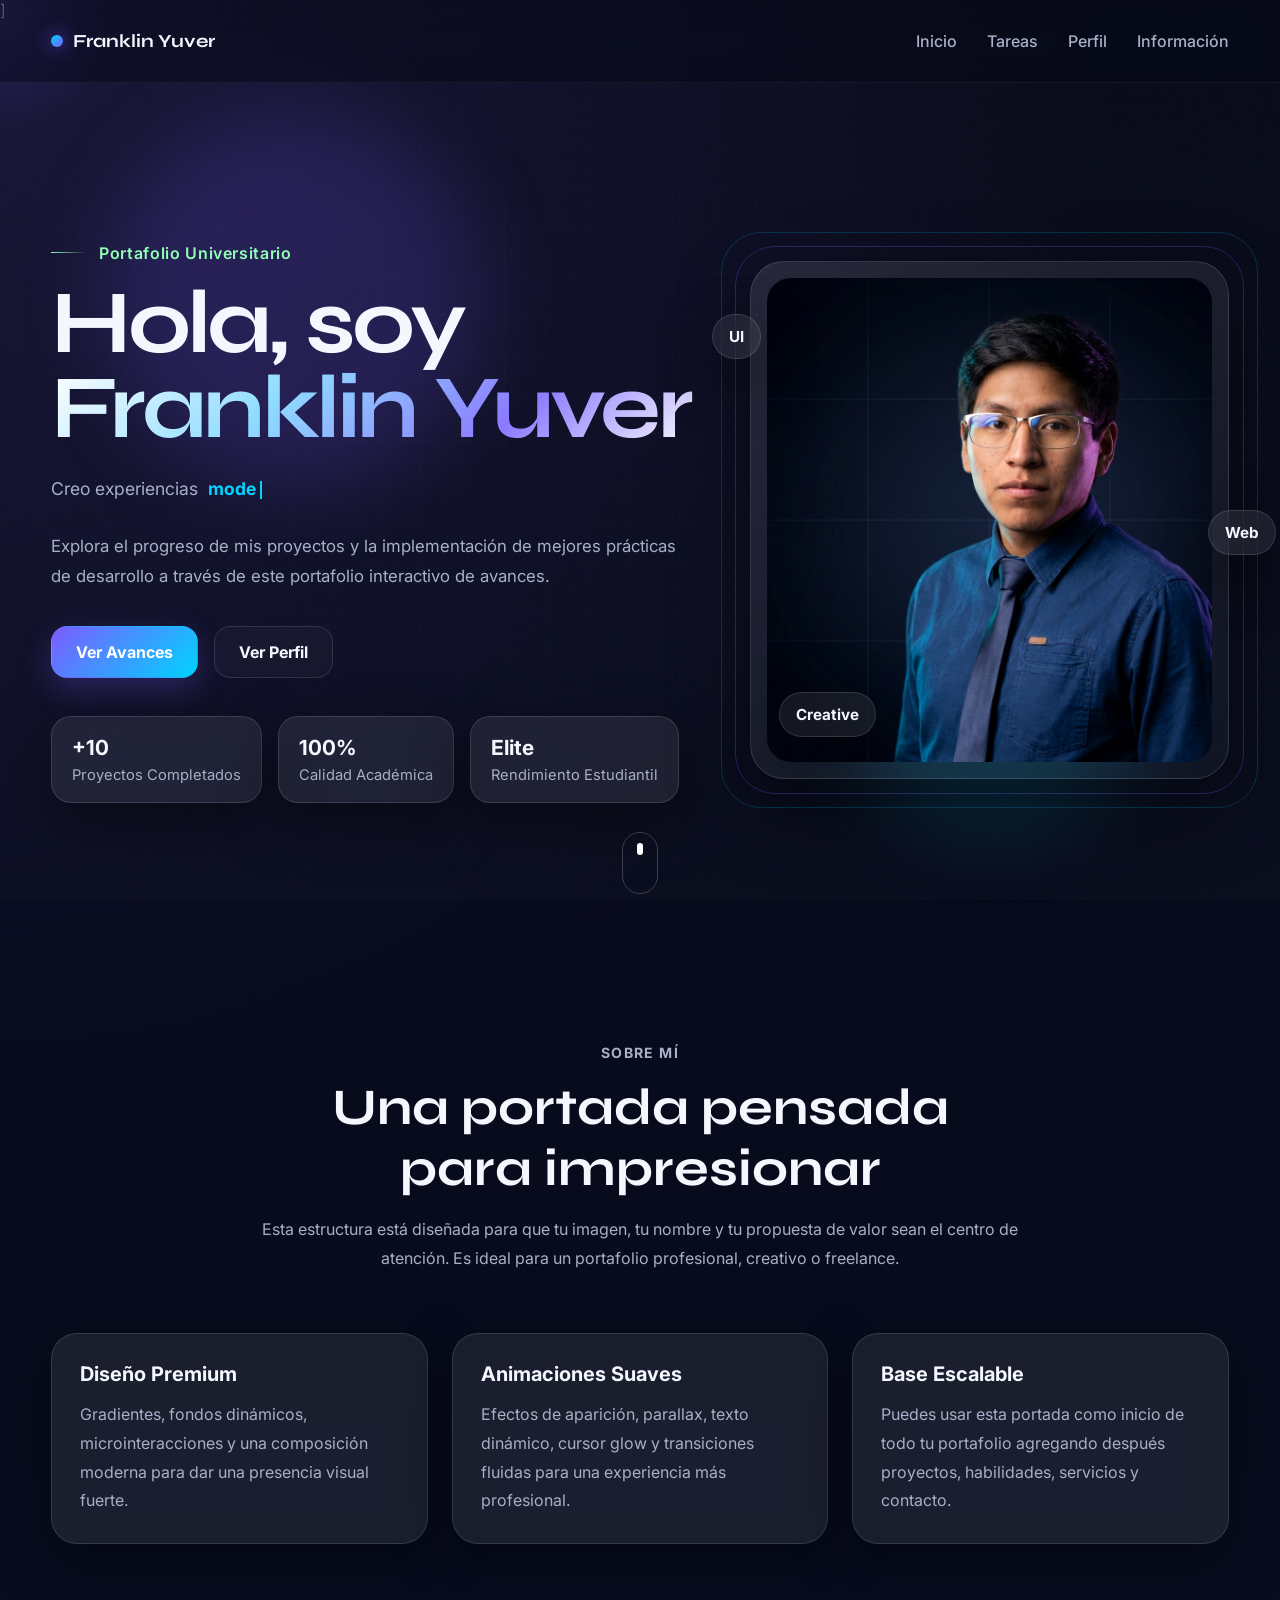
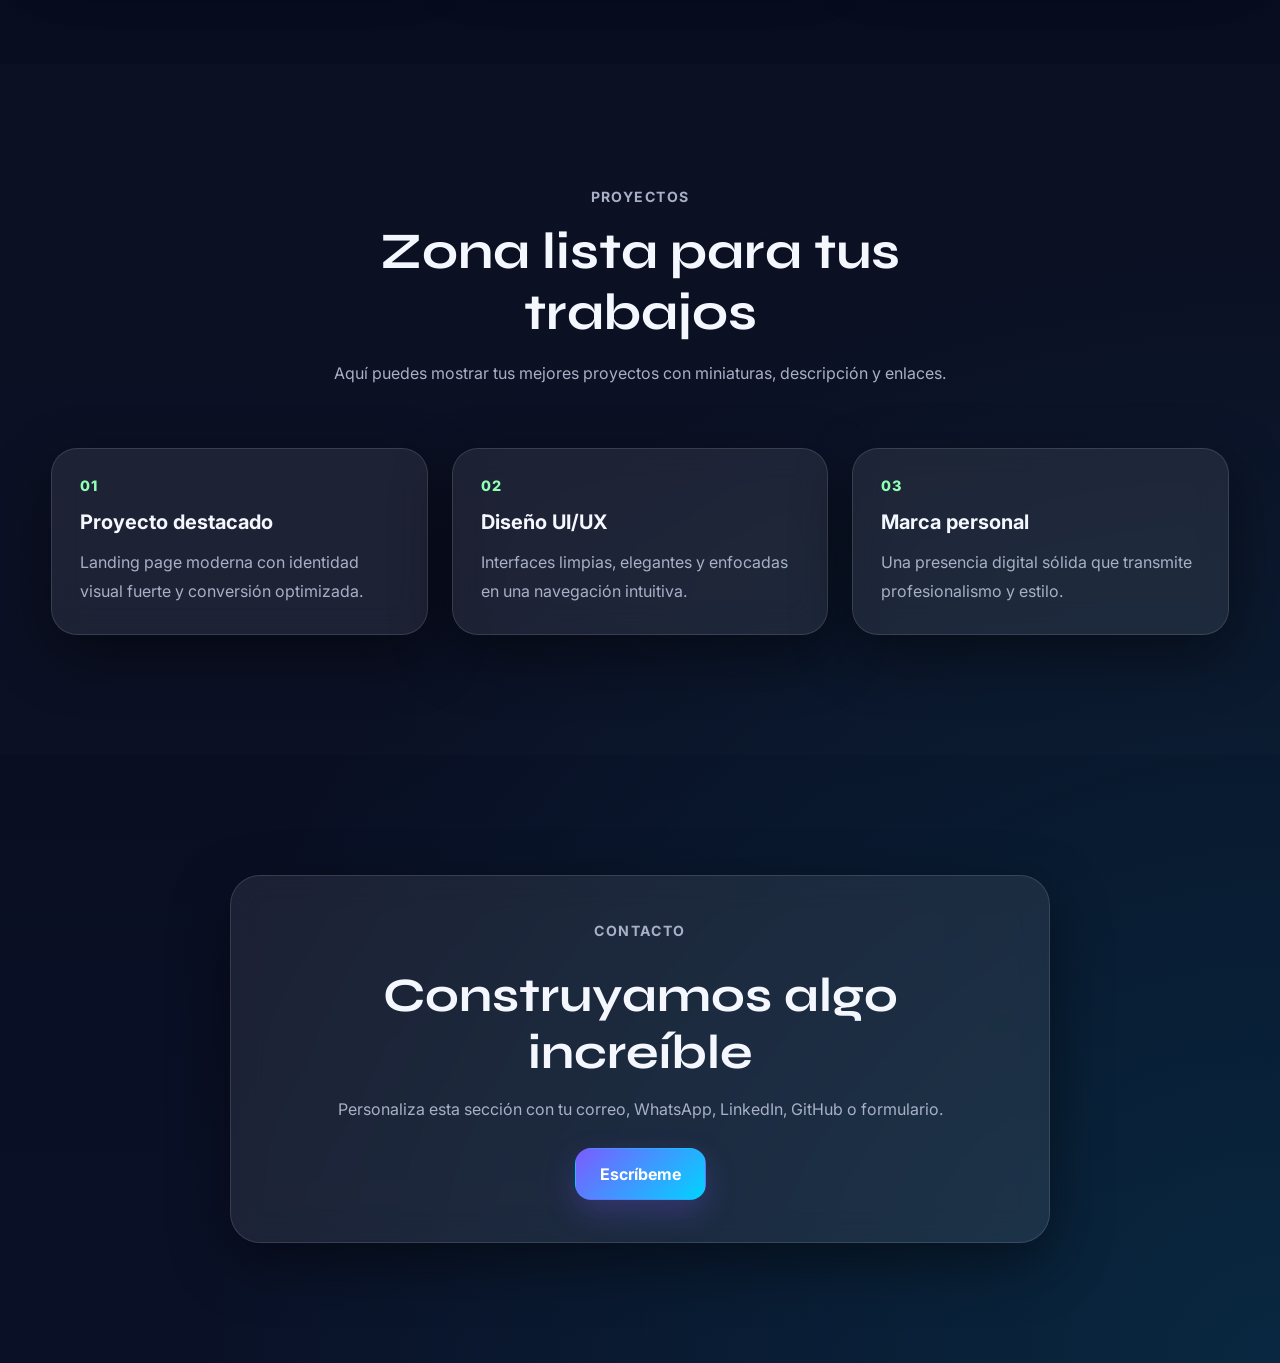
<file: index.html>
<!DOCTYPE html>
<html lang="es">
<head>
  <meta charset="UTF-8" />
  <meta name="viewport" content="width=device-width, initial-scale=1.0" />
  <title>Mi Portafolio Profesional | UPLA</title>
  <meta name="description" content="Portafolio profesional de Franklin Yuver" />
  <link rel="preconnect" href="https://fonts.googleapis.com">
  <link rel="preconnect" href="https://fonts.gstatic.com" crossorigin>
  <link href="https://fonts.googleapis.com/css2?family=Inter:wght@300;400;500;600;700;800;900&family=Syne:wght@600;700;800&display=swap" rel="stylesheet">
  <link rel="stylesheet" href="css/style.css" />]
</head>
<body>

  <div class="cursor-glow"></div>
  <div class="noise"></div>

  <header class="header">
    <div class="container nav">
      <a href="#" class="logo">
        <span class="logo-dot"></span>
        Franklin Yuver
      </a>

      <nav class="menu">
        <a href="#inicio">Inicio</a>
      <a href="page/tareas.html">Tareas</a>
        <a href="perfil.html">Perfil</a>
        <a href="#contacto">Información</a>
      </nav>
      

      <button class="menu-toggle" id="menuToggle" aria-label="Abrir menú">
        <span></span>
        <span></span>
      </button>
    </div>

    <div class="mobile-menu" id="mobileMenu">
      <a href="#inicio">Inicio</a>
      <a href="page/tareas.html">Tareas</a>
      <a href="perfil.html">Perfil</a>
      <a href="#contacto">Información</a>
    </div>
  </header>

  <main>
    <section class="hero" id="inicio">
      <div class="hero-bg">
        <span class="orb orb-1"></span>
        <span class="orb orb-2"></span>
        <span class="grid"></span>
      </div>

      <div class="container hero-content">
        <div class="hero-text reveal">
          <p class="eyebrow">
            <span class="eyebrow-line"></span>
            Portafolio Universitario
          </p>

          <h1>
            Hola, soy
            <span class="gradient-text">Franklin Yuver</span>
          </h1>

          <div class="typing-wrap">
            <span class="typing-prefix">Creo experiencias</span>
            <span class="typing" id="typingText"></span>
          </div>

          <p class="hero-description">
            Explora el progreso de mis proyectos y la implementación de mejores prácticas de desarrollo a través de este portafolio interactivo de avances.
          </p>

          <div class="hero-actions">
            <a href="page/tareas.html" class="btn btn-primary">Ver Avances</a>
            <a href="perfil.html" class="btn btn-secondary">Ver Perfil</a>
          </div>

          <div class="hero-stats">
            <div class="stat-card glass">
              <h3>+10</h3>
              <p>Proyectos Completados</p>
            </div>
            <div class="stat-card glass">
              <h3>100%</h3>
              <p>Calidad Académica</p>
            </div>
            <div class="stat-card glass">
              <h3>Elite</h3>
              <p>Rendimiento Estudiantil</p>
            </div>
          </div>
        </div>

        <div class="hero-visual reveal">
          <div class="photo-frame parallax-card" id="parallaxCard">
            <div class="photo-ring"></div>
            <div class="photo-ring ring-2"></div>

            <!-- Reemplaza "tu-foto.jpg" por tu imagen -->
            <img src="img/foto-portada2.jpeg" alt="Foto de Franklin Yuver" class="profile-photo" />

            <div class="floating-badge badge-1 glass">
              <span>UI</span>
            </div>
            <div class="floating-badge badge-2 glass">
              <span>Web</span>
            </div>
            <div class="floating-badge badge-3 glass">
              <span>Creative</span>
            </div>
          </div>
        </div>
      </div>

      <a href="#sobre-mi" class="scroll-indicator" aria-label="Ir hacia abajo">
        <span></span>
      </a>
    </section>

    <section class="section" id="sobre-mi">
      <div class="container">
        <div class="section-title reveal">
          <p class="section-tag">Sobre mí</p>
          <h2>Una portada pensada para impresionar</h2>
          <p>
            Esta estructura está diseñada para que tu imagen, tu nombre y tu propuesta de valor
            sean el centro de atención. Es ideal para un portafolio profesional, creativo o freelance.
          </p>
        </div>

        <div class="about-grid">
          <article class="about-card glass reveal">
            <h3>Diseño Premium</h3>
            <p>
              Gradientes, fondos dinámicos, microinteracciones y una composición moderna
              para dar una presencia visual fuerte.
            </p>
          </article>

          <article class="about-card glass reveal">
            <h3>Animaciones Suaves</h3>
            <p>
              Efectos de aparición, parallax, texto dinámico, cursor glow y transiciones fluidas
              para una experiencia más profesional.
            </p>
          </article>

          <article class="about-card glass reveal">
            <h3>Base Escalable</h3>
            <p>
              Puedes usar esta portada como inicio de todo tu portafolio agregando después
              proyectos, habilidades, servicios y contacto.
            </p>
          </article>
        </div>
      </div>
    </section>

    <section class="section section-dark" id="proyectos">
      <div class="container">
        <div class="section-title reveal">
          <p class="section-tag">Proyectos</p>
          <h2>Zona lista para tus trabajos</h2>
          <p>
            Aquí puedes mostrar tus mejores proyectos con miniaturas, descripción y enlaces.
          </p>
        </div>

        <div class="projects-grid">
          <article class="project-card glass reveal">
            <div class="project-number">01</div>
            <h3>Proyecto destacado</h3>
            <p>Landing page moderna con identidad visual fuerte y conversión optimizada.</p>
          </article>

          <article class="project-card glass reveal">
            <div class="project-number">02</div>
            <h3>Diseño UI/UX</h3>
            <p>Interfaces limpias, elegantes y enfocadas en una navegación intuitiva.</p>
          </article>

          <article class="project-card glass reveal">
            <div class="project-number">03</div>
            <h3>Marca personal</h3>
            <p>Una presencia digital sólida que transmite profesionalismo y estilo.</p>
          </article>
        </div>
      </div>
    </section>

    <section class="section" id="contacto">
      <div class="container">
        <div class="contact-box glass reveal">
          <p class="section-tag">Contacto</p>
          <h2>Construyamos algo increíble</h2>
          <p>
            Personaliza esta sección con tu correo, WhatsApp, LinkedIn, GitHub o formulario.
          </p>
          <a href="mailto:tuemail@correo.com" class="btn btn-primary">Escríbeme</a>
        </div>
      </div>
    </section>
  </main>

  <script src="js/script.js"></script>
</body>
</html>
</file>
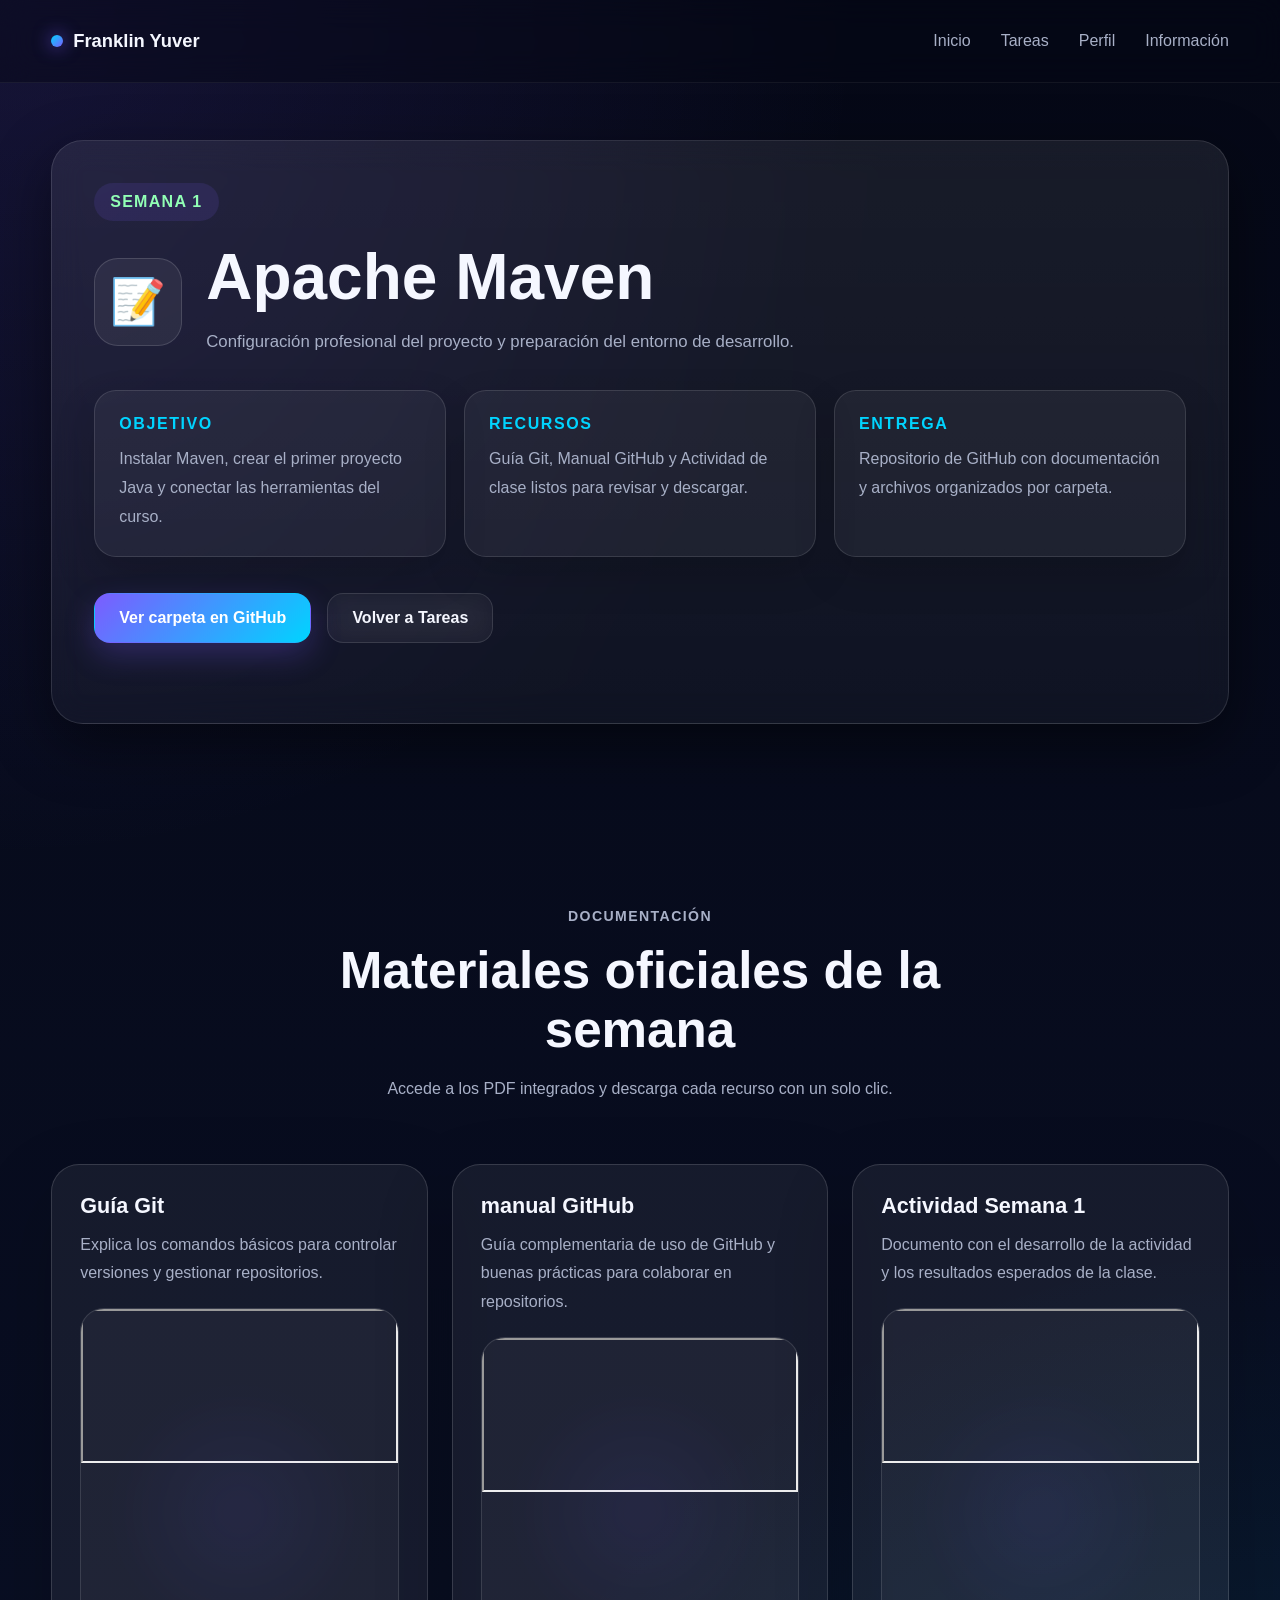
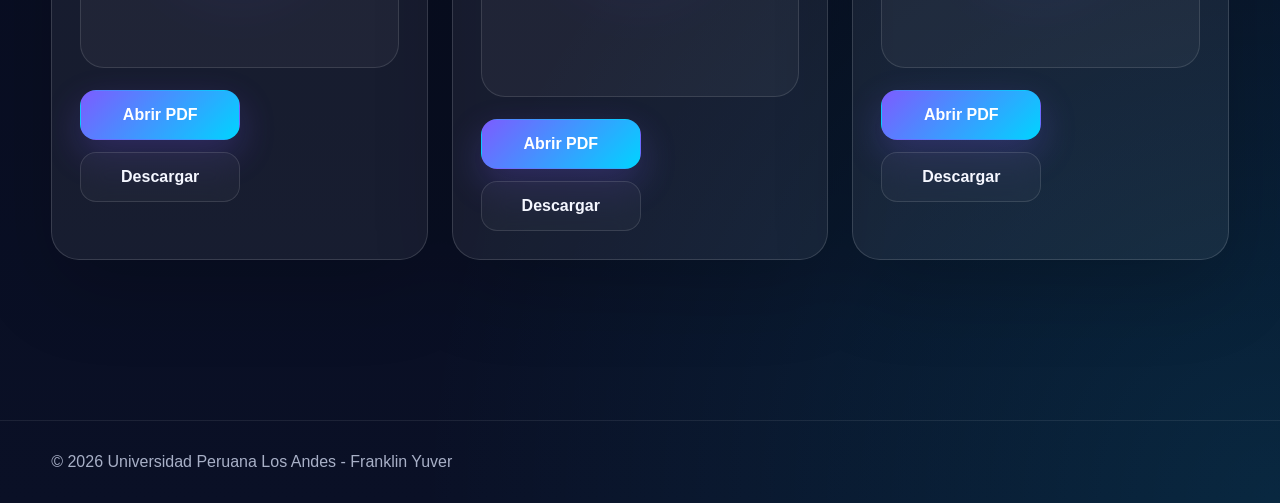
<file: semana1.html>
<!DOCTYPE html>
<html lang="es">
<head>
  <meta charset="UTF-8" />
  <meta name="viewport" content="width=device-width, initial-scale=1.0" />
  <title>Semana 1 | Apache Maven</title>
  <link rel="stylesheet" href="style-tarea.css" />
</head>
<body>
  <header class="header">
    <div class="container nav">
      <a href="index.html" class="logo">
        <span class="logo-dot"></span>
        Franklin Yuver
      </a>

      <nav class="menu">
        <a href="index.html#inicio">Inicio</a>
        <a href="tareas.html">Tareas</a>
        <a href="perfil.html">Perfil</a>
        <a href="index.html#contacto">Información</a>
      </nav>
    </div>
  </header>

  <main>
    <section class="hero-section">
      <div class="container">
        <div class="hero-glass glass">
          <p class="hero-label">Semana 1</p>
          <div class="hero-title-group">
            <div class="hero-icon">📝</div>
            <div>
              <h1>Apache Maven</h1>
              <p class="hero-subtitle">Configuración profesional del proyecto y preparación del entorno de desarrollo.</p>
            </div>
          </div>

          <div class="hero-summary-grid">
            <div class="summary-card">
              <h3>Objetivo</h3>
              <p>Instalar Maven, crear el primer proyecto Java y conectar las herramientas del curso.</p>
            </div>
            <div class="summary-card">
              <h3>Recursos</h3>
              <p>Guía Git, Manual GitHub y Actividad de clase listos para revisar y descargar.</p>
            </div>
            <div class="summary-card">
              <h3>Entrega</h3>
              <p>Repositorio de GitHub con documentación y archivos organizados por carpeta.</p>
            </div>
          </div>

          <div class="hero-actions">
            <a href="https://github.com/cristianadauto-ctrl/Portafolio/tree/main/Desarrollo%20de%20Aplicaciones%201/Semana1" target="_blank" class="btn btn-primary">Ver carpeta en GitHub</a>
            <a href="tareas.html" class="btn btn-secondary">Volver a Tareas</a>
          </div>
        </div>
      </div>
    </section>

    <section class="section">
      <div class="container">
        <div class="section-title">
          <p class="section-tag">Documentación</p>
          <h2>Materiales oficiales de la semana</h2>
          <p>Accede a los PDF integrados y descarga cada recurso con un solo clic.</p>
        </div>

        <div class="resource-grid">
          <article class="glass-card">
            <div class="card-glow"></div>
            <h3>Guía Git</h3>
            <p>Explica los comandos básicos para controlar versiones y gestionar repositorios.</p>
            <div class="doc-frame">
              <iframe src="https://cristianadauto-ctrl.github.io/Portafolio/Desarrollo%20de%20Aplicaciones%201/Semana1/GUIA%20GITHUB.pdf" loading="lazy"></iframe>
            </div>
            <div class="card-actions">
              <a href="https://cristianadauto-ctrl.github.io/Portafolio/Desarrollo%20de%20Aplicaciones%201/Semana1/GUIA%20GITHUB.pdf" target="_blank" class="btn btn-main">Abrir PDF</a>
              <a href="https://cristianadauto-ctrl.github.io/Portafolio/Desarrollo%20de%20Aplicaciones%201/Semana1/GUIA%20GITHUB.pdf" download="GUIA_GITHUB.pdf" class="btn btn-secondary">Descargar</a>
            </div>
          </article>

          <article class="glass-card">
            <div class="card-glow"></div>
            <h3>manual GitHub</h3>
            <p>Guía complementaria de uso de GitHub y buenas prácticas para colaborar en repositorios.</p>
            <div class="doc-frame">
              <iframe src="https://cristianadauto-ctrl.github.io/Portafolio/Desarrollo%20de%20Aplicaciones%201/Semana1/MANUAL%20GITHUB.pdf" loading="lazy"></iframe>
            </div>
            <div class="card-actions">
              <a href="https://cristianadauto-ctrl.github.io/Portafolio/Desarrollo%20de%20Aplicaciones%201/Semana1/MANUAL%20GITHUB.pdf" target="_blank" class="btn btn-main">Abrir PDF</a>
              <a href="https://cristianadauto-ctrl.github.io/Portafolio/Desarrollo%20de%20Aplicaciones%201/Semana1/MANUAL%20GITHUB.pdf" download="MANUAL_GITHUB.pdf" class="btn btn-secondary">Descargar</a>
            </div>
          </article>

          <article class="glass-card">
            <div class="card-glow"></div>
            <h3>Actividad Semana 1</h3>
            <p>Documento con el desarrollo de la actividad y los resultados esperados de la clase.</p>
            <div class="doc-frame">
              <iframe src="https://cristianadauto-ctrl.github.io/Portafolio/Desarrollo%20de%20Aplicaciones%201/Semana1/SEMANA1_APACHE.pdf" loading="lazy"></iframe>
            </div>
            <div class="card-actions">
              <a href="https://cristianadauto-ctrl.github.io/Portafolio/Desarrollo%20de%20Aplicaciones%201/Semana1/SEMANA1_APACHE.pdf" target="_blank" class="btn btn-main">Abrir PDF</a>
              <a href="https://cristianadauto-ctrl.github.io/Portafolio/Desarrollo%20de%20Aplicaciones%201/Semana1/SEMANA1_APACHE.pdf" download="SEMANA1_APACHE.pdf" class="btn btn-secondary">Descargar</a>
            </div>
          </article>
        </div>
      </div>
    </section>
  </main>

  <footer class="footer">
    <div class="container">
      <p>© 2026 Universidad Peruana Los Andes - Franklin Yuver</p>
    </div>
  </footer>
</body>
</html>
</file>
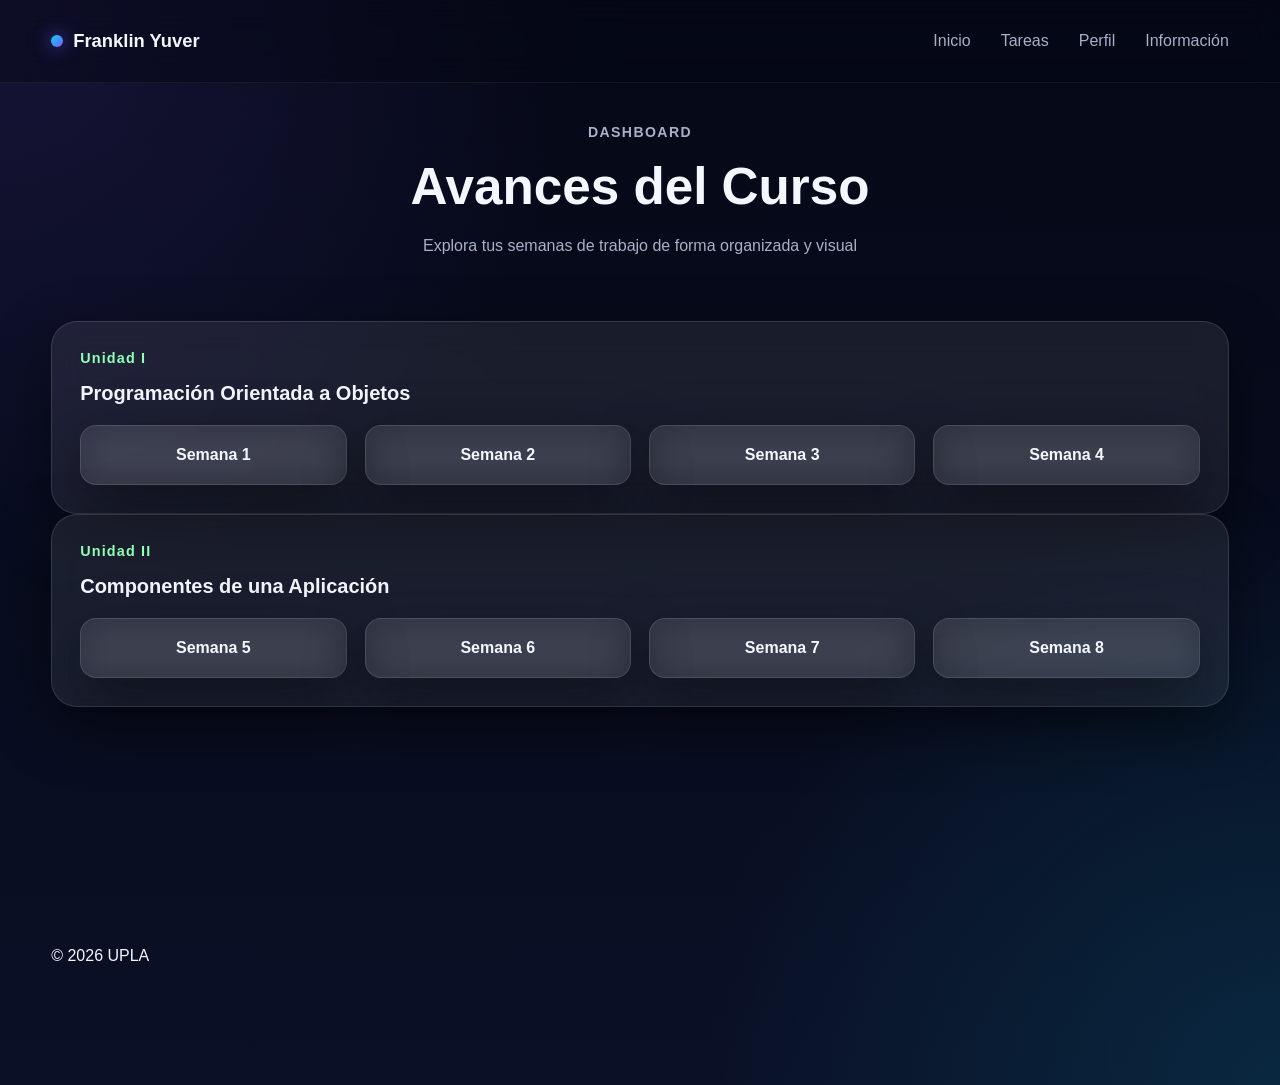
<file: tareas.html>
<!DOCTYPE html>
<html lang="es">
<head>
  <meta charset="UTF-8">
  <meta name="viewport" content="width=device-width, initial-scale=1.0">
  <title>Dashboard Académico</title>
  <link rel="stylesheet" href="style-tarea.css">
</head>

<body>

<header class="header">
  <div class="container nav">
    <a href="index.html" class="logo">
      <span class="logo-dot"></span>
      Franklin Yuver
    </a>

    <nav class="menu">
      <a href="index.html#inicio">Inicio</a>
      <a href="tareas.html" class="active">Tareas</a>
      <a href="perfil.html">Perfil</a>
      <a href="index.html#contacto">Información</a>
    </nav>
  </div>
</header>

<main class="section">

  <!-- HERO -->
  <div class="section-title">
    <p class="section-tag">Dashboard</p>
    <h2>Avances del Curso</h2>
    <p>Explora tus semanas de trabajo de forma organizada y visual</p>
  </div>

  <!-- UNIDAD 1 -->
  <section class="container">
    <div class="project-card glass">
      <div class="project-number">Unidad I</div>
      <h3>Programación Orientada a Objetos</h3>

      <div class="weeks-grid">
        <a href="semana1.html" class="week-card glass">Semana 1</a>
        <a href="#" class="week-card glass">Semana 2</a>
        <a href="#" class="week-card glass">Semana 3</a>
        <a href="#" class="week-card glass">Semana 4</a>
      </div>
    </div>
  </section>

  <!-- UNIDAD 2 -->
  <section class="container">
    <div class="project-card glass">
      <div class="project-number">Unidad II</div>
      <h3>Componentes de una Aplicación</h3>

      <div class="weeks-grid">
        <a href="#" class="week-card glass">Semana 5</a>
        <a href="#" class="week-card glass">Semana 6</a>
        <a href="#" class="week-card glass">Semana 7</a>
        <a href="#" class="week-card glass">Semana 8</a>
      </div>
    </div>
  </section>

</main>

<footer class="section">
  <div class="container">
    <p>© 2026 UPLA</p>
  </div>
</footer>

</body>
</html>
</file>
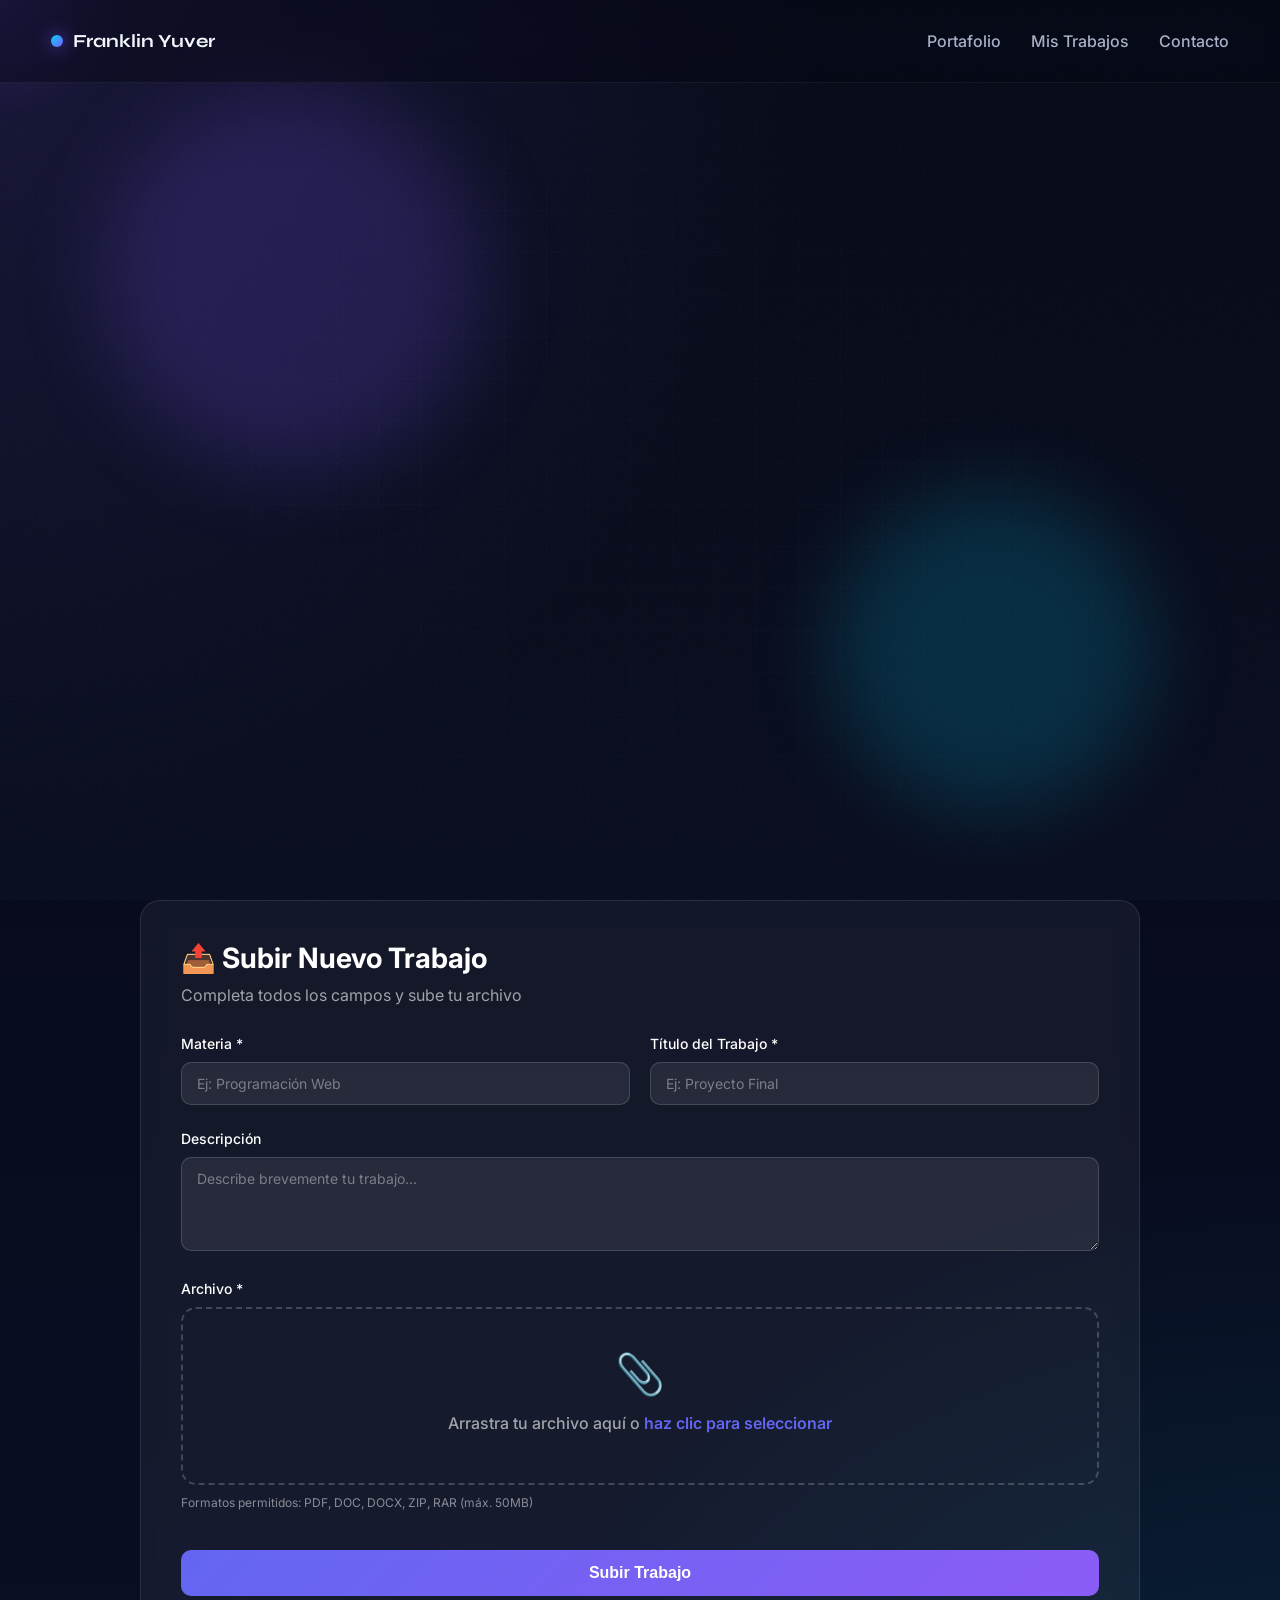
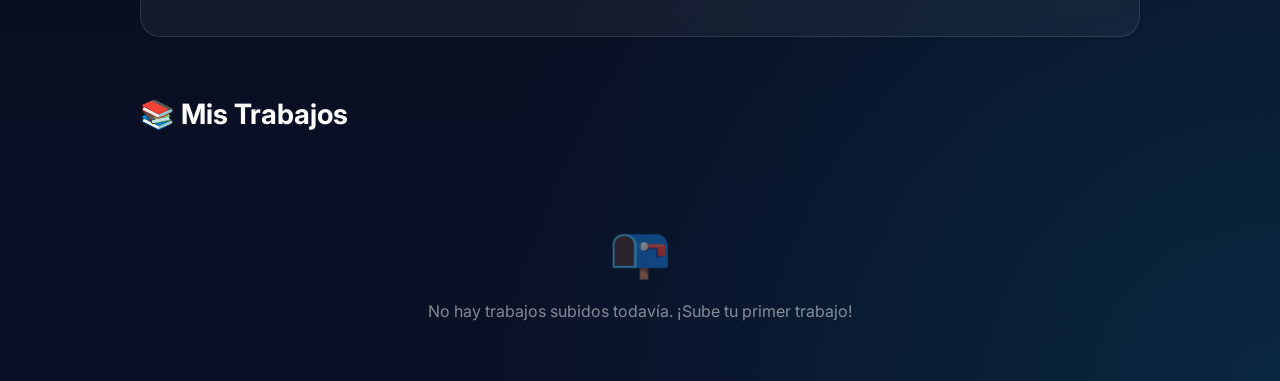
<file: UPla.html>
<!DOCTYPE html>
<html lang="es">
<head>
  <meta charset="UTF-8" />
  <meta name="viewport" content="width=device-width, initial-scale=1.0" />
  <title>UPla - Trabajos Universitarios</title>
  <meta name="description" content="Plataforma de carga de trabajos universitarios" />
  <link rel="preconnect" href="https://fonts.googleapis.com">
  <link rel="preconnect" href="https://fonts.gstatic.com" crossorigin>
  <link href="https://fonts.googleapis.com/css2?family=Inter:wght@300;400;500;600;700;800;900&family=Syne:wght@600;700;800&display=swap" rel="stylesheet">
  <link rel="stylesheet" href="style.css" />
  <style>
    .upla-container {
      max-width: 1000px;
      margin: 0 auto;
    }

    .upload-section {
      background: rgba(255, 255, 255, 0.05);
      backdrop-filter: blur(10px);
      border: 1px solid rgba(255, 255, 255, 0.1);
      border-radius: 20px;
      padding: 40px;
      margin-bottom: 40px;
    }

    .upload-section h2 {
      font-size: 28px;
      font-weight: 700;
      margin-bottom: 10px;
      color: #fff;
    }

    .upload-section p {
      color: rgba(255, 255, 255, 0.6);
      margin-bottom: 30px;
      font-size: 16px;
    }

    .form-group {
      margin-bottom: 25px;
    }

    .form-group label {
      display: block;
      margin-bottom: 10px;
      color: #fff;
      font-weight: 500;
      font-size: 14px;
    }

    .form-group input,
    .form-group textarea,
    .form-group select {
      width: 100%;
      padding: 12px 15px;
      background: rgba(255, 255, 255, 0.08);
      border: 1px solid rgba(255, 255, 255, 0.15);
      border-radius: 10px;
      color: #fff;
      font-family: 'Inter', sans-serif;
      font-size: 14px;
      transition: all 0.3s ease;
    }

    .form-group input::placeholder,
    .form-group textarea::placeholder {
      color: rgba(255, 255, 255, 0.4);
    }

    .form-group input:focus,
    .form-group textarea:focus,
    .form-group select:focus {
      outline: none;
      background: rgba(255, 255, 255, 0.12);
      border-color: rgba(255, 255, 255, 0.3);
    }

    .form-group select {
      cursor: pointer;
    }

    .form-group select option {
      background: #1a1a2e;
      color: #fff;
    }

    .file-upload-area {
      border: 2px dashed rgba(255, 255, 255, 0.2);
      border-radius: 15px;
      padding: 40px;
      text-align: center;
      cursor: pointer;
      transition: all 0.3s ease;
      position: relative;
    }

    .file-upload-area:hover {
      border-color: rgba(255, 255, 255, 0.4);
      background: rgba(255, 255, 255, 0.03);
    }

    .file-upload-area input {
      display: none;
    }

    .file-upload-label {
      cursor: pointer;
      display: block;
    }

    .upload-icon {
      font-size: 40px;
      margin-bottom: 15px;
    }

    .file-upload-area p {
      margin: 0;
      color: rgba(255, 255, 255, 0.6);
    }

    .file-upload-area .highlight {
      color: #6366f1;
      font-weight: 600;
    }

    .form-row {
      display: grid;
      grid-template-columns: 1fr 1fr;
      gap: 20px;
    }

    @media (max-width: 768px) {
      .form-row {
        grid-template-columns: 1fr;
      }

      .upload-section {
        padding: 25px;
      }
    }

    .submit-btn {
      background: linear-gradient(135deg, #6366f1, #8b5cf6);
      color: white;
      padding: 14px 40px;
      border: none;
      border-radius: 10px;
      font-weight: 600;
      font-size: 16px;
      cursor: pointer;
      transition: all 0.3s ease;
      width: 100%;
      margin-top: 10px;
    }

    .submit-btn:hover {
      transform: translateY(-2px);
      box-shadow: 0 10px 30px rgba(99, 102, 241, 0.3);
    }

    .submit-btn:active {
      transform: translateY(0);
    }

    .trabajos-section {
      margin-top: 60px;
    }

    .trabajos-section h2 {
      font-size: 28px;
      font-weight: 700;
      margin-bottom: 30px;
      color: #fff;
    }

    .trabajo-card {
      background: rgba(255, 255, 255, 0.05);
      backdrop-filter: blur(10px);
      border: 1px solid rgba(255, 255, 255, 0.1);
      border-radius: 15px;
      padding: 25px;
      margin-bottom: 20px;
      transition: all 0.3s ease;
    }

    .trabajo-card:hover {
      background: rgba(255, 255, 255, 0.08);
      border-color: rgba(255, 255, 255, 0.2);
      transform: translateY(-3px);
    }

    .trabajo-header {
      display: flex;
      justify-content: space-between;
      align-items: start;
      margin-bottom: 15px;
    }

    .trabajo-titulo {
      font-size: 18px;
      font-weight: 600;
      color: #fff;
      margin-bottom: 5px;
    }

    .trabajo-fecha {
      font-size: 13px;
      color: rgba(255, 255, 255, 0.5);
    }

    .trabajo-materia {
      display: inline-block;
      background: rgba(99, 102, 241, 0.2);
      color: #8b5cf6;
      padding: 5px 12px;
      border-radius: 8px;
      font-size: 12px;
      font-weight: 600;
      margin-bottom: 15px;
    }

    .trabajo-descripcion {
      color: rgba(255, 255, 255, 0.7);
      font-size: 14px;
      line-height: 1.6;
      margin-bottom: 15px;
    }

    .trabajo-archivo {
      display: flex;
      align-items: center;
      gap: 10px;
      color: rgba(255, 255, 255, 0.6);
      font-size: 13px;
    }

    .archivo-icon {
      font-size: 18px;
    }

    .empty-state {
      text-align: center;
      padding: 60px 20px;
      color: rgba(255, 255, 255, 0.5);
    }

    .empty-state-icon {
      font-size: 50px;
      margin-bottom: 20px;
    }

    .empty-state p {
      font-size: 16px;
    }
  </style>
</head>
<body>

  <div class="cursor-glow"></div>
  <div class="noise"></div>

  <header class="header">
    <div class="container nav">
      <a href="index.html" class="logo">
        <span class="logo-dot"></span>
        Franklin Yuver
      </a>

      <nav class="menu">
        <a href="index.html">Portafolio</a>
        <a href="#trabajos">Mis Trabajos</a>
        <a href="#contacto">Contacto</a>
      </nav>

      <button class="menu-toggle" id="menuToggle" aria-label="Abrir menú">
        <span></span>
        <span></span>
      </button>
    </div>

    <div class="mobile-menu" id="mobileMenu">
      <a href="index.html">Portafolio</a>
      <a href="#trabajos">Mis Trabajos</a>
      <a href="#contacto">Contacto</a>
    </div>
  </header>

  <main>
    <section class="hero" id="inicio" style="padding-bottom: 40px;">
      <div class="hero-bg">
        <span class="orb orb-1"></span>
        <span class="orb orb-2"></span>
        <span class="grid"></span>
      </div>

      <div class="container hero-content">
        <div class="hero-text reveal" style="margin-bottom: 30px;">
          <h1>
            <span class="gradient-text">UPla</span>
          </h1>
          <p class="hero-description" style="margin-top: 15px;">
            Plataforma para subir y gestionar tus trabajos universitarios. 
            Tu profesor podrá revisar y evaluar tus entregas aquí.
          </p>
        </div>
      </div>
    </section>

    <div class="container upla-container">
      <!-- Sección de Carga -->
      <div class="upload-section">
        <h2>📤 Subir Nuevo Trabajo</h2>
        <p>Completa todos los campos y sube tu archivo</p>

        <form id="uploadForm">
          <div class="form-row">
            <div class="form-group">
              <label for="materia">Materia *</label>
              <input 
                type="text" 
                id="materia" 
                name="materia" 
                placeholder="Ej: Programación Web" 
                required
              />
            </div>
            <div class="form-group">
              <label for="titulo">Título del Trabajo *</label>
              <input 
                type="text" 
                id="titulo" 
                name="titulo" 
                placeholder="Ej: Proyecto Final" 
                required
              />
            </div>
          </div>

          <div class="form-group">
            <label for="descripcion">Descripción</label>
            <textarea 
              id="descripcion" 
              name="descripcion" 
              placeholder="Describe brevemente tu trabajo..." 
              rows="4"
            ></textarea>
          </div>

          <div class="form-group">
            <label>Archivo *</label>
            <div class="file-upload-area" id="fileUploadArea">
              <label class="file-upload-label" for="archivo">
                <div class="upload-icon">📎</div>
                <p>
                  Arrastra tu archivo aquí o <span class="highlight">haz clic para seleccionar</span>
                </p>
              </label>
              <input type="file" id="archivo" name="archivo" required />
            </div>
            <p style="font-size: 12px; color: rgba(255, 255, 255, 0.5); margin-top: 10px;">
              Formatos permitidos: PDF, DOC, DOCX, ZIP, RAR (máx. 50MB)
            </p>
          </div>

          <button type="submit" class="submit-btn">Subir Trabajo</button>
        </form>
      </div>

      <!-- Sección de Trabajos -->
      <div class="trabajos-section" id="trabajos">
        <h2>📚 Mis Trabajos</h2>
        <div id="trabajosList">
          <div class="empty-state">
            <div class="empty-state-icon">📭</div>
            <p>No hay trabajos subidos todavía. ¡Sube tu primer trabajo!</p>
          </div>
        </div>
      </div>
    </div>
  </main>

  <script>
    // Menu toggle
    const menuToggle = document.getElementById('menuToggle');
    const mobileMenu = document.getElementById('mobileMenu');

    menuToggle.addEventListener('click', () => {
      mobileMenu.style.display = mobileMenu.style.display === 'block' ? 'none' : 'block';
    });

    // File upload drag and drop
    const fileUploadArea = document.getElementById('fileUploadArea');
    const fileInput = document.getElementById('archivo');

    fileUploadArea.addEventListener('dragover', (e) => {
      e.preventDefault();
      fileUploadArea.style.borderColor = 'rgba(255, 255, 255, 0.4)';
      fileUploadArea.style.background = 'rgba(255, 255, 255, 0.05)';
    });

    fileUploadArea.addEventListener('dragleave', () => {
      fileUploadArea.style.borderColor = 'rgba(255, 255, 255, 0.2)';
      fileUploadArea.style.background = 'transparent';
    });

    fileUploadArea.addEventListener('drop', (e) => {
      e.preventDefault();
      fileUploadArea.style.borderColor = 'rgba(255, 255, 255, 0.2)';
      fileUploadArea.style.background = 'transparent';
      fileInput.files = e.dataTransfer.files;
    });

    // Form submit
    const uploadForm = document.getElementById('uploadForm');
    const trabajosList = document.getElementById('trabajosList');

    uploadForm.addEventListener('submit', (e) => {
      e.preventDefault();

      const materia = document.getElementById('materia').value;
      const titulo = document.getElementById('titulo').value;
      const descripcion = document.getElementById('descripcion').value;
      const archivo = document.getElementById('archivo').files[0];

      if (!archivo) {
        alert('Por favor selecciona un archivo');
        return;
      }

      // Guardar en localStorage
      const trabajo = {
        id: Date.now(),
        materia,
        titulo,
        descripcion,
        archivo: archivo.name,
        fecha: new Date().toLocaleDateString('es-ES'),
        tamaño: (archivo.size / 1024).toFixed(2) + ' KB'
      };

      let trabajos = JSON.parse(localStorage.getItem('trabajos')) || [];
      trabajos.unshift(trabajo);
      localStorage.setItem('trabajos', JSON.stringify(trabajos));

      // Limpiar formulario
      uploadForm.reset();
      fileUploadArea.style.borderColor = 'rgba(255, 255, 255, 0.2)';

      // Actualizar lista
      mostrarTrabajos();
    });

    // Mostrar trabajos guardados
    function mostrarTrabajos() {
      const trabajos = JSON.parse(localStorage.getItem('trabajos')) || [];

      if (trabajos.length === 0) {
        trabajosList.innerHTML = `
          <div class="empty-state">
            <div class="empty-state-icon">📭</div>
            <p>No hay trabajos subidos todavía. ¡Sube tu primer trabajo!</p>
          </div>
        `;
        return;
      }

      trabajosList.innerHTML = trabajos.map(trabajo => `
        <div class="trabajo-card">
          <div class="trabajo-header">
            <div>
              <div class="trabajo-titulo">${trabajo.titulo}</div>
              <div class="trabajo-fecha">${trabajo.fecha}</div>
            </div>
            <button onclick="eliminarTrabajo(${trabajo.id})" style="background: none; border: none; color: rgba(255, 255, 255, 0.5); cursor: pointer; font-size: 20px;">✕</button>
          </div>
          <div class="trabajo-materia">${trabajo.materia}</div>
          ${trabajo.descripcion ? `<div class="trabajo-descripcion">${trabajo.descripcion}</div>` : ''}
          <div class="trabajo-archivo">
            <span class="archivo-icon">📄</span>
            <span>${trabajo.archivo} (${trabajo.tamaño})</span>
          </div>
        </div>
      `).join('');
    }

    function eliminarTrabajo(id) {
      if (confirm('¿Estás seguro de que deseas eliminar este trabajo?')) {
        let trabajos = JSON.parse(localStorage.getItem('trabajos')) || [];
        trabajos = trabajos.filter(t => t.id !== id);
        localStorage.setItem('trabajos', JSON.stringify(trabajos));
        mostrarTrabajos();
      }
    }

    // Cargar trabajos al iniciar
    mostrarTrabajos();
  </script>
</body>
</html>
</file>
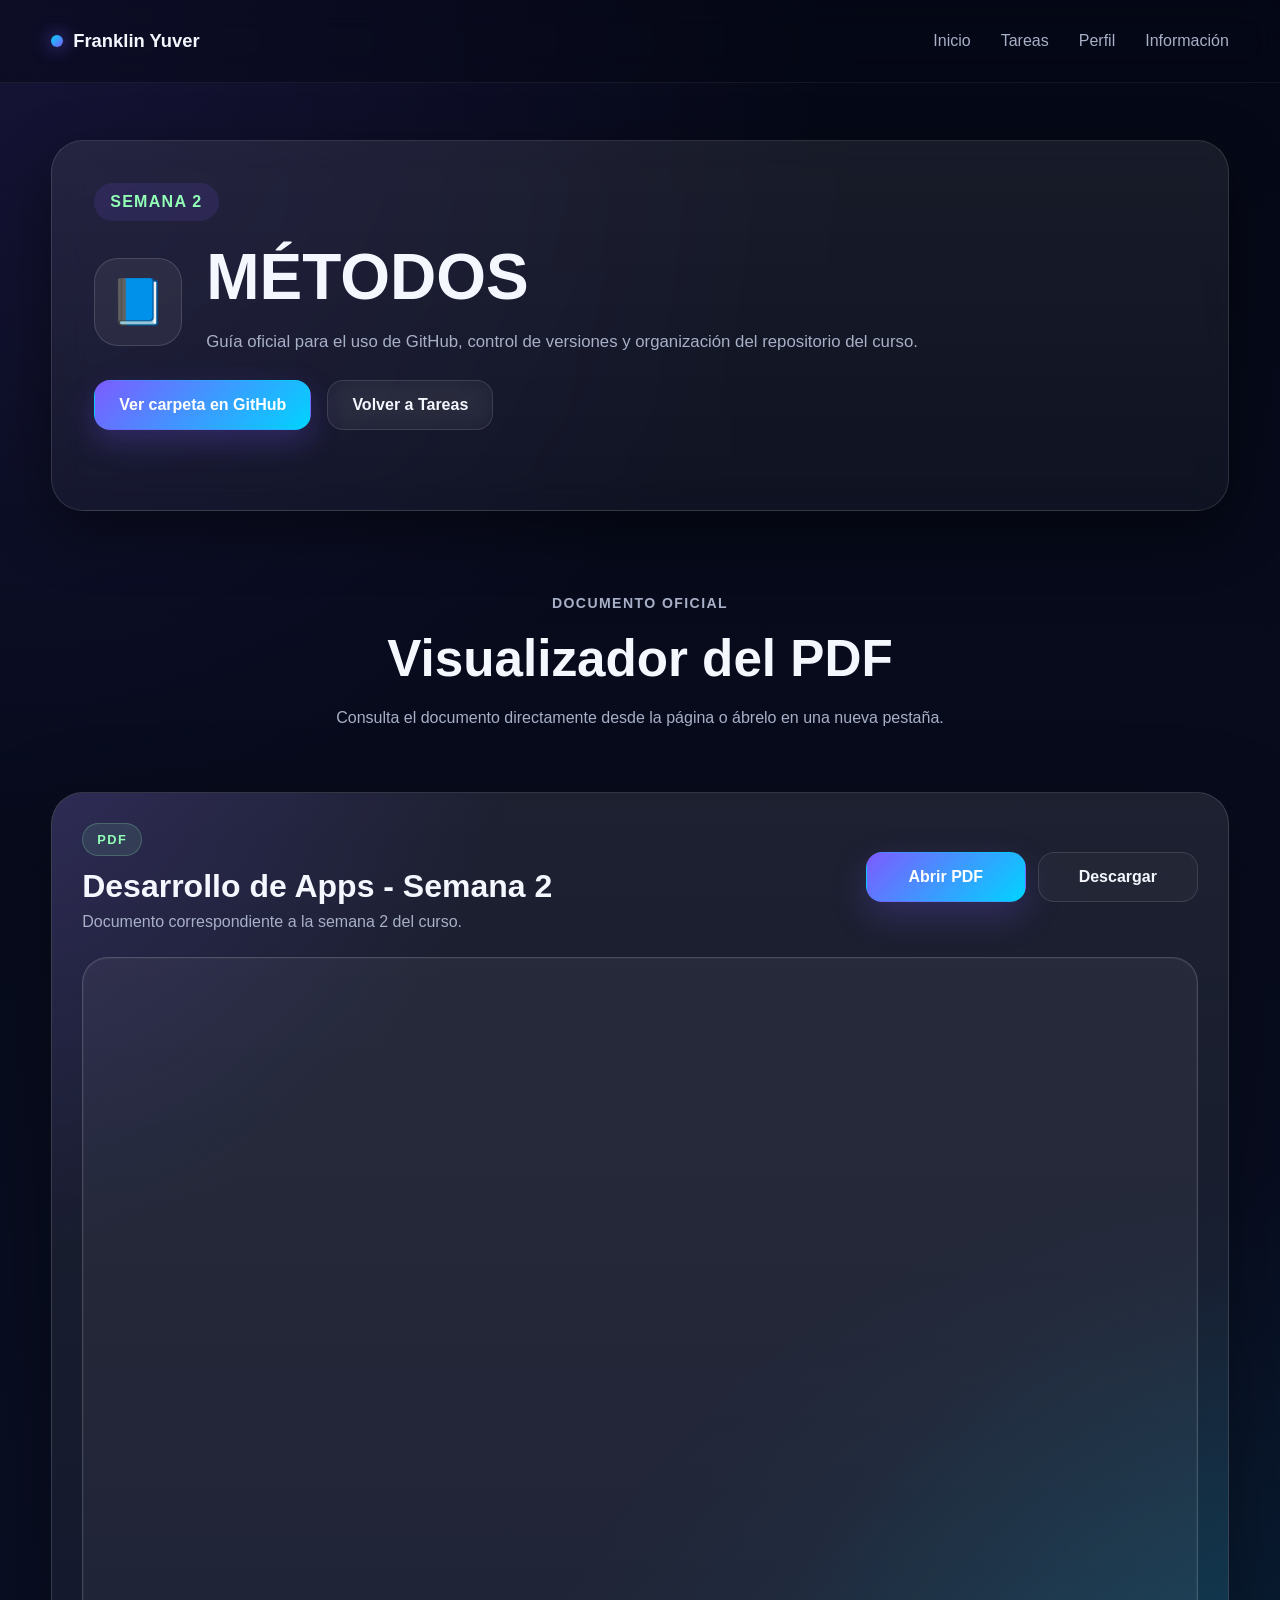
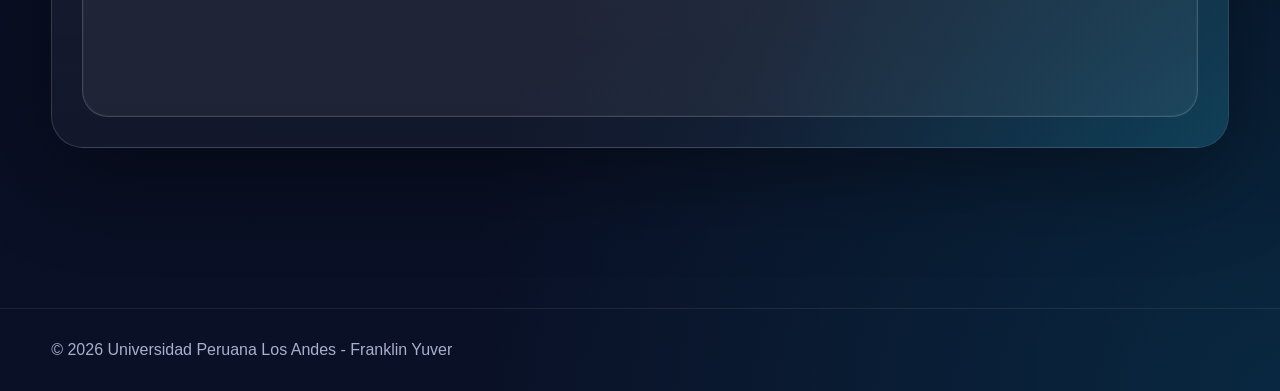
<file: page/semana-2.html>
<!DOCTYPE html>
<html lang="es">
<head>
  <meta charset="UTF-8" />
  <meta name="viewport" content="width=device-width, initial-scale=1.0" />
  <title>Semana 1 | Manual GitHub</title>
  <link rel="stylesheet" href="../css/style-tarea.css" />
</head>

<body class="pdf-single-page">
  <header class="header">
    <div class="container nav">
      <a href="../index.html" class="logo">
        <span class="logo-dot"></span>
        Franklin Yuver
      </a>

      <nav class="menu">
        <a href="index.html#inicio">Inicio</a>
        <a href="tareas.html">Tareas</a>
        <a href="perfil.html">Perfil</a>
        <a href="index.html#contacto">Información</a>
      </nav>
    </div>
  </header>

  <main>
    <section class="hero-section">
      <div class="container">
        <div class="hero-glass glass">
          <p class="hero-label">Semana 2</p>

          <div class="hero-title-group">
            <div class="hero-icon">📘</div>
            <div>
              <h1>MÉTODOS</h1>
              <p class="hero-subtitle">
                Guía oficial para el uso de GitHub, control de versiones y organización del repositorio del curso.
              </p>
            </div>
          </div>

          <div class="hero-actions">
            <a href="https://github.com/frafranklin/Portafolio/tree/master/Pdf"
               target="_blank"
               class="btn btn-primary">
              Ver carpeta en GitHub
            </a>

            <a href="tareas.html" class="btn btn-secondary">
              Volver a Tareas
            </a>
          </div>
        </div>
      </div>
    </section>

    <section class="section pdf-view-section">
      <div class="container">
        <div class="section-title">
          <p class="section-tag">Documento oficial</p>
          <h2>Visualizador del PDF</h2>
          <p>Consulta el documento directamente desde la página o ábrelo en una nueva pestaña.</p>
        </div>

     <article class="single-pdf-card">
  <div class="single-pdf-header">
    <div>
      <span class="pdf-badge">PDF</span>
      <h3>Desarrollo de Apps - Semana 2</h3>
      <p>Documento correspondiente a la semana 2 del curso.</p>
    </div>

    <div class="single-pdf-actions">
      <a href="https://docs.google.com/gview?url=https://raw.githubusercontent.com/frafranklin/Portafolio/master/Pdf/Desarrollo-Apps-Semana-2.pdf"
         target="_blank"
         class="btn btn-main">
        Abrir PDF
      </a>

      <a href="https://raw.githubusercontent.com/frafranklin/Portafolio/master/Pdf/Desarrollo-Apps-Semana-2.pdf"
         download="Desarrollo-Apps-Semana-2.pdf"
         class="btn btn-secondary">
        Descargar
      </a>
    </div>
  </div>

  <div class="single-doc-frame">
    <iframe
      src="https://docs.google.com/gview?url=https://raw.githubusercontent.com/frafranklin/Portafolio/master/Pdf/Desarrollo-Apps-Semana-2.pdf&embedded=true"
      loading="lazy">
    </iframe>
  </div>
</article>
      </div>
    </section>
  </main>

  <footer class="footer">
    <div class="container">
      <p>© 2026 Universidad Peruana Los Andes - Franklin Yuver</p>
    </div>
  </footer>
</body>
</html>
</file>
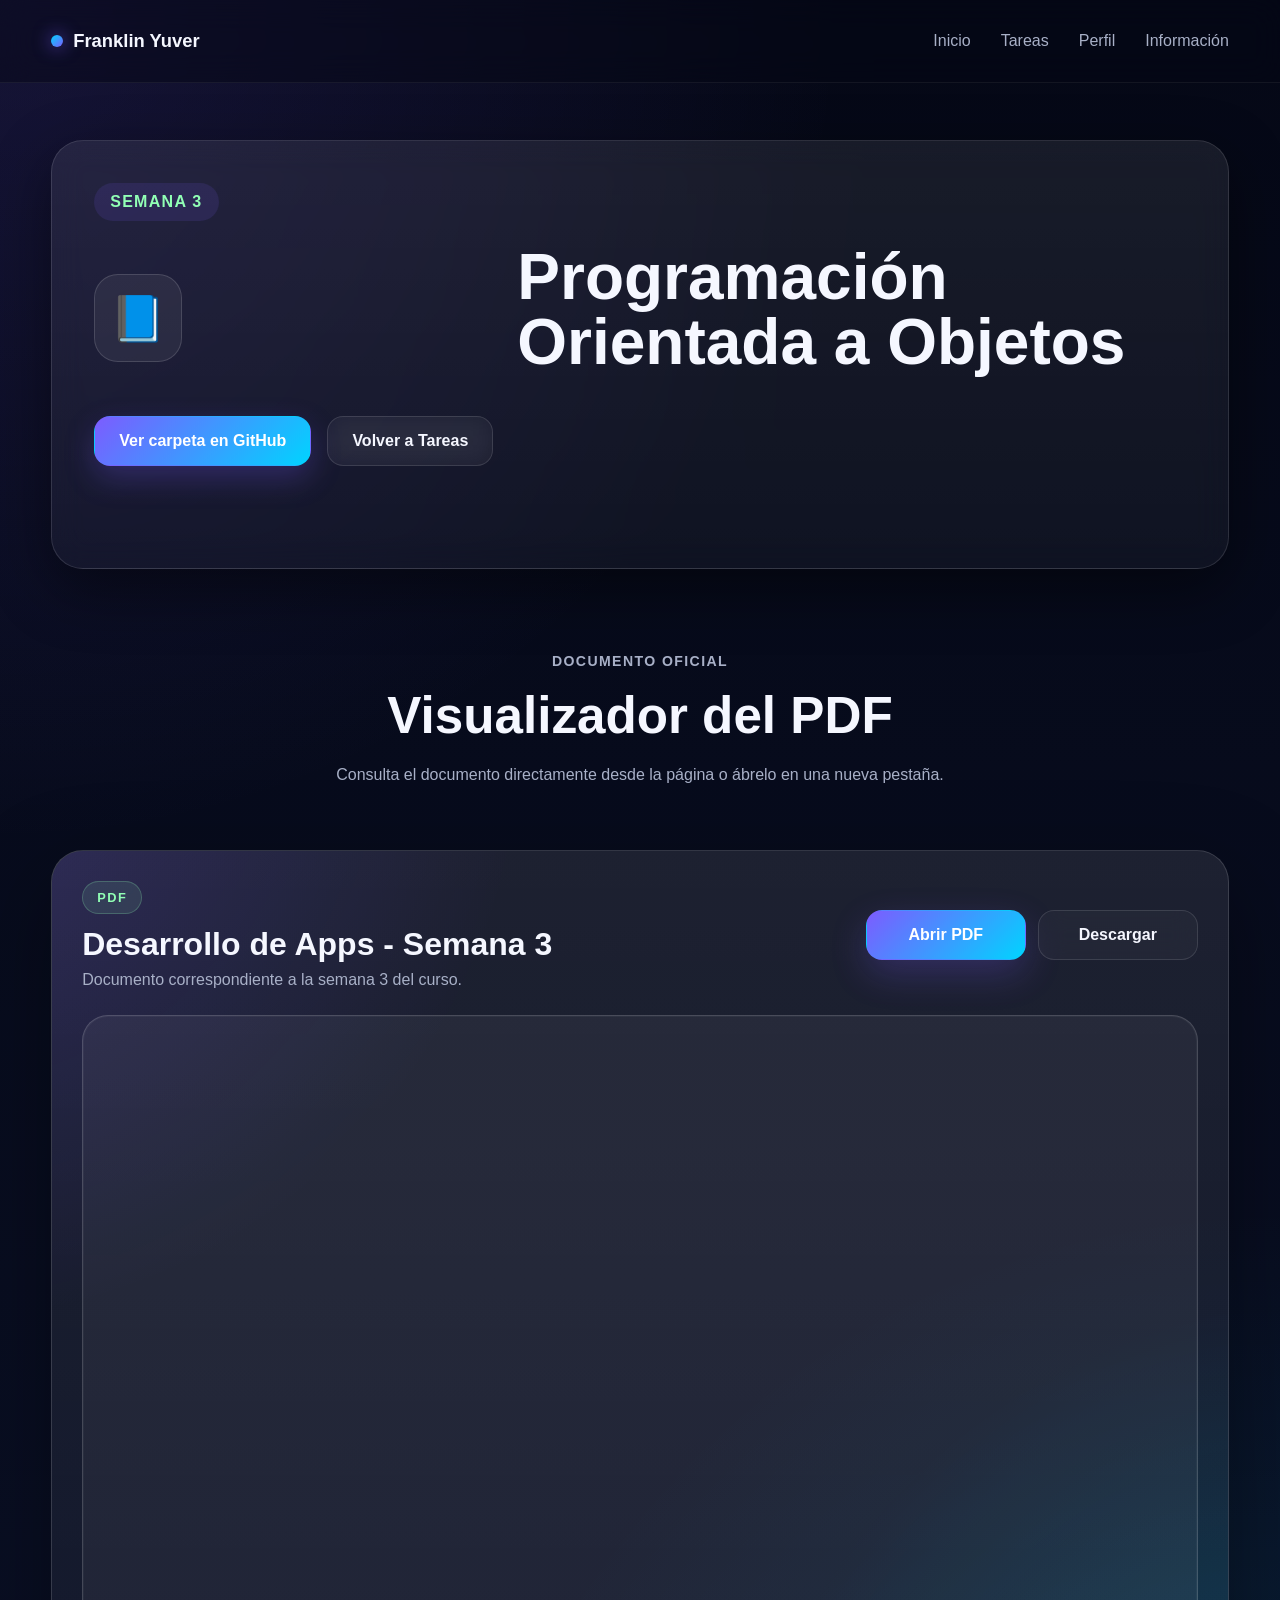
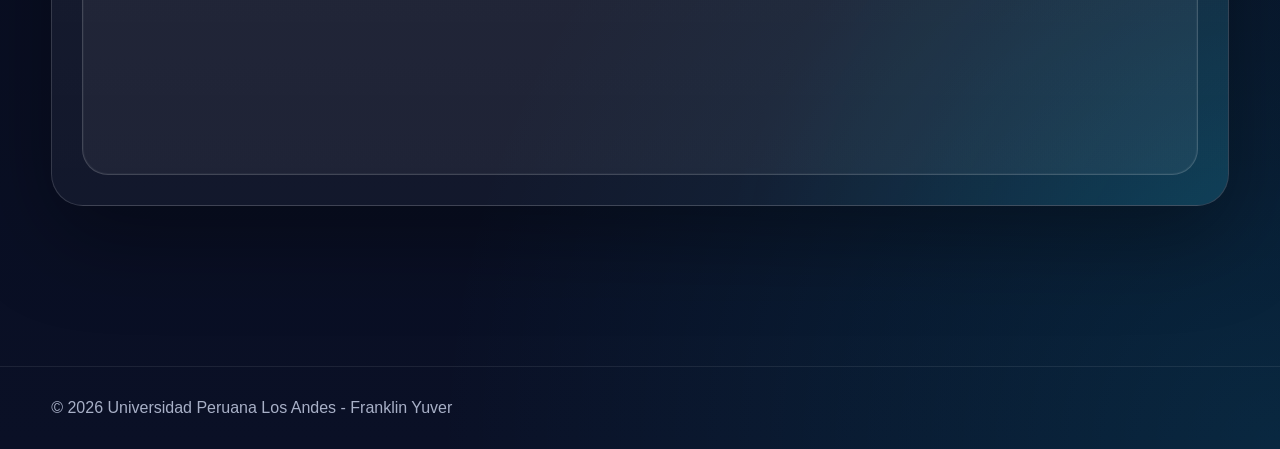
<file: page/semana-3.html>
<!DOCTYPE html>
<html lang="es">
<head>
  <meta charset="UTF-8" />
  <meta name="viewport" content="width=device-width, initial-scale=1.0" />
  <title>Semana 1 | Manual GitHub</title>
  <link rel="stylesheet" href="../css/style-tarea.css" />
</head>

<body class="pdf-single-page">
  <header class="header">
    <div class="container nav">
      <a href="../index.html" class="logo">
        <span class="logo-dot"></span>
        Franklin Yuver
      </a>

      <nav class="menu">
        <a href="index.html#inicio">Inicio</a>
        <a href="tareas.html">Tareas</a>
        <a href="perfil.html">Perfil</a>
        <a href="index.html#contacto">Información</a>
      </nav>
    </div>
  </header>

  <main>
    <section class="hero-section">
      <div class="container">
        <div class="hero-glass glass">
          <p class="hero-label">Semana 3</p>

          <div class="hero-title-group">
            <div class="hero-icon">📘</div>
            <div>
              <h1>Programación Orientada a Objetos</h1>
              <p class="hero-subtitle">
                
          </div>

          <div class="hero-actions">
            <a href="https://github.com/frafranklin/Portafolio/tree/master/Pdf"
               target="_blank"
               class="btn btn-primary">
              Ver carpeta en GitHub
            </a>

            <a href="tareas.html" class="btn btn-secondary">
              Volver a Tareas
            </a>
          </div>
        </div>
      </div>
    </section>

    <section class="section pdf-view-section">
      <div class="container">
        <div class="section-title">
          <p class="section-tag">Documento oficial</p>
          <h2>Visualizador del PDF</h2>
          <p>Consulta el documento directamente desde la página o ábrelo en una nueva pestaña.</p>
        </div>

       <article class="single-pdf-card">
  <div class="single-pdf-header">
    <div>
      <span class="pdf-badge">PDF</span>
      <h3>Desarrollo de Apps - Semana 3</h3>
      <p>Documento correspondiente a la semana 3 del curso.</p>
    </div>

    <div class="single-pdf-actions">
      <a href="https://docs.google.com/gview?url=https://raw.githubusercontent.com/frafranklin/Portafolio/master/Pdf/Desarrollo-Apps-Semana-3.pdf"
         target="_blank"
         class="btn btn-main">
        Abrir PDF
      </a>

      <a href="https://raw.githubusercontent.com/frafranklin/Portafolio/master/Pdf/Desarrollo-Apps-Semana-3.pdf"
         download="Desarrollo-Apps-Semana-3.pdf"
         class="btn btn-secondary">
        Descargar
      </a>
    </div>
  </div>

  <div class="single-doc-frame">
    <iframe
      src="https://docs.google.com/gview?url=https://raw.githubusercontent.com/frafranklin/Portafolio/master/Pdf/Desarrollo-Apps-Semana-3.pdf&embedded=true"
      loading="lazy">
    </iframe>
  </div>
</article>
      </div>
    </section>
  </main>

  <footer class="footer">
    <div class="container">
      <p>© 2026 Universidad Peruana Los Andes - Franklin Yuver</p>
    </div>
  </footer>
</body>
</html>
</file>
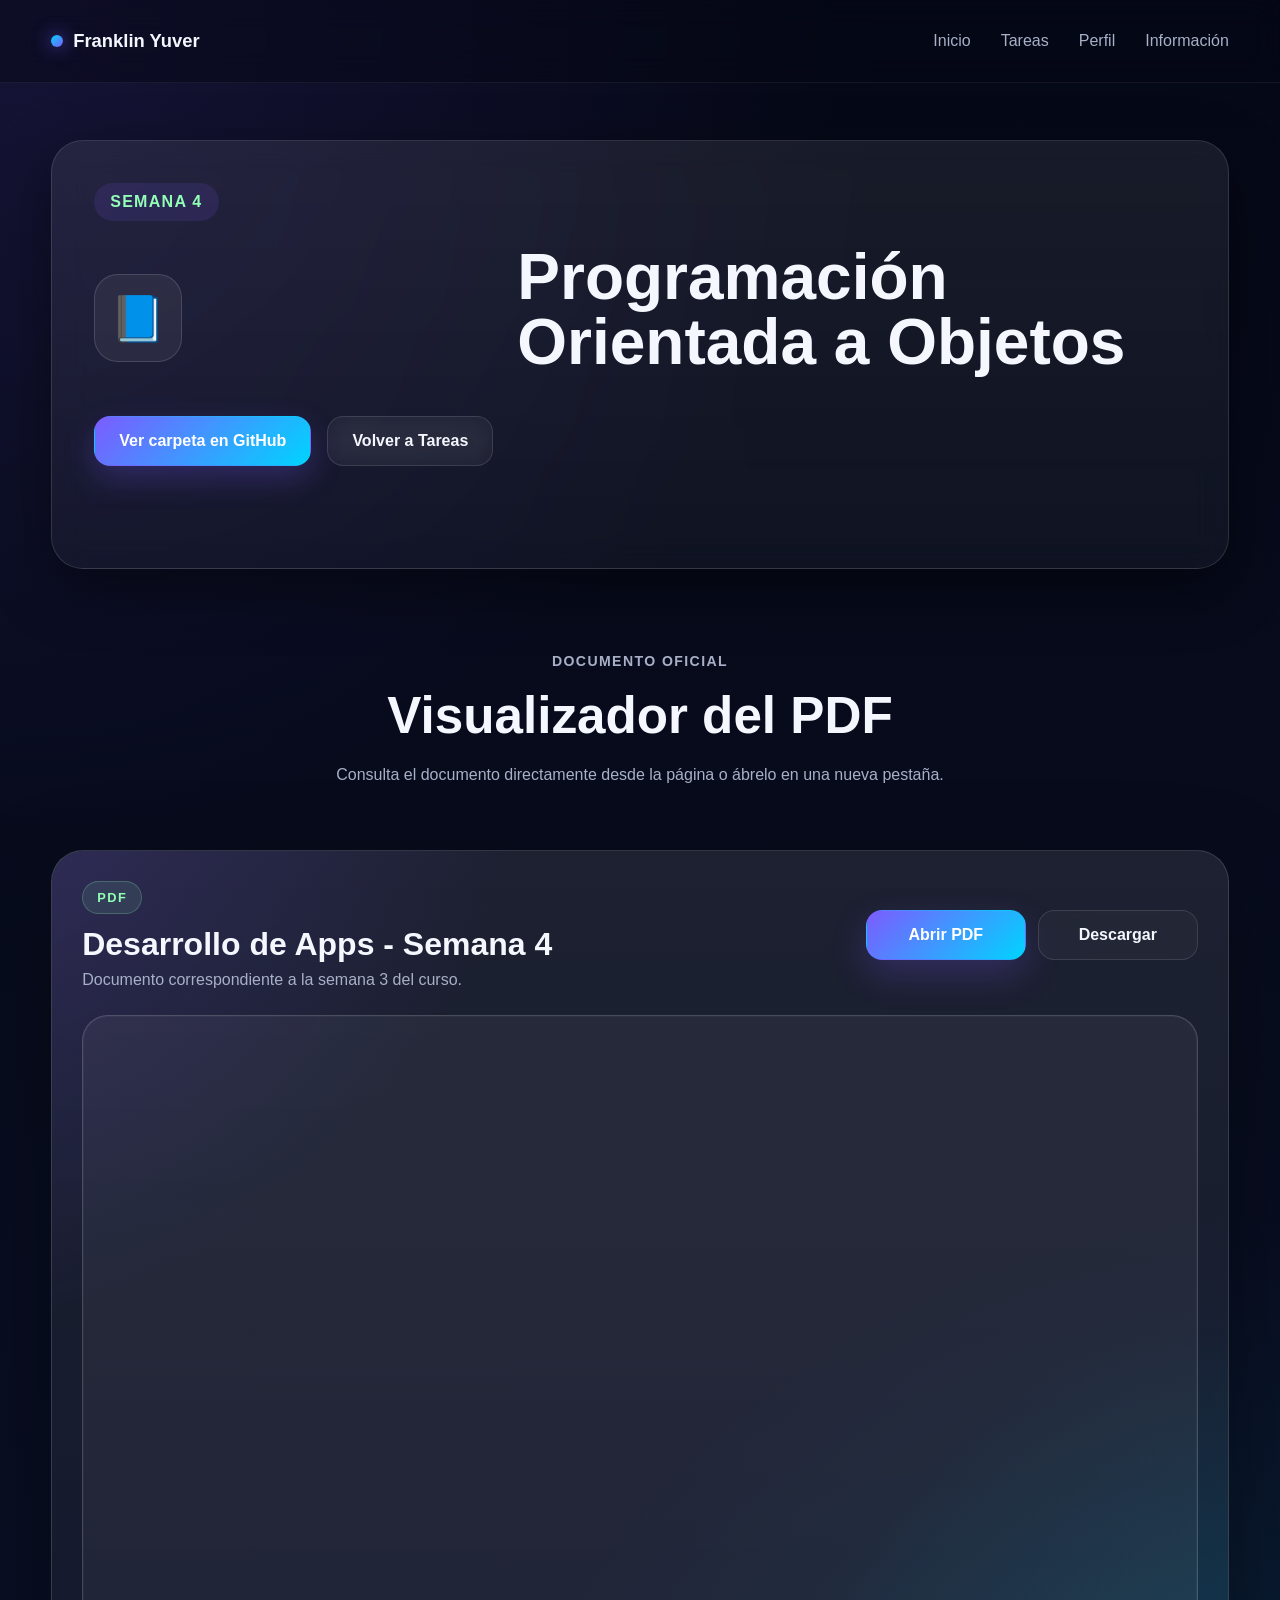
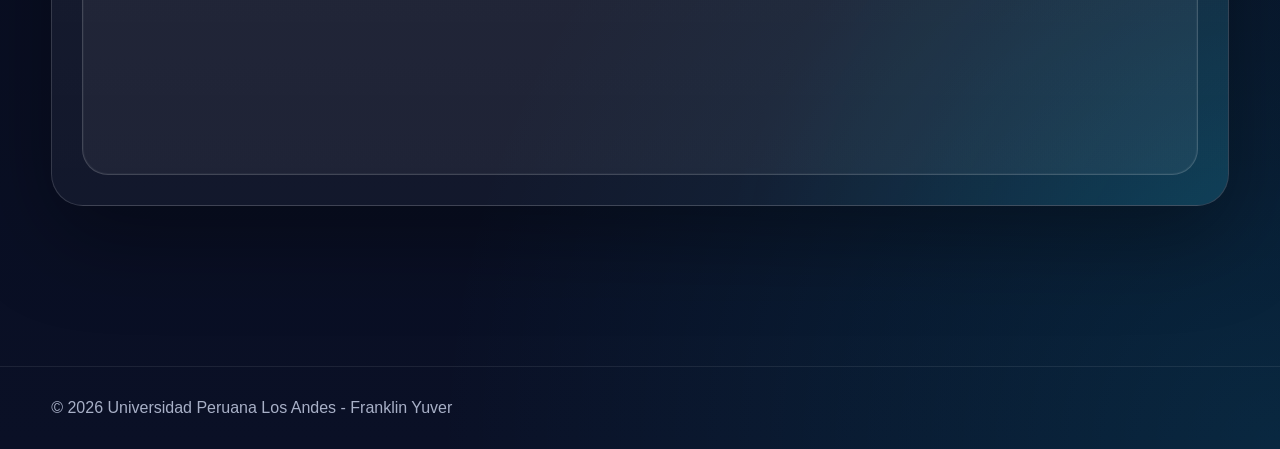
<file: page/semana-4.html>
<!DOCTYPE html>
<html lang="es">
<head>
  <meta charset="UTF-8" />
  <meta name="viewport" content="width=device-width, initial-scale=1.0" />
  <title>Semana 1 | Manual GitHub</title>
  <link rel="stylesheet" href="../css/style-tarea.css" />
</head>

<body class="pdf-single-page">
  <header class="header">
    <div class="container nav">
      <a href="../index.html" class="logo">
        <span class="logo-dot"></span>
        Franklin Yuver
      </a>

      <nav class="menu">
        <a href="index.html#inicio">Inicio</a>
        <a href="tareas.html">Tareas</a>
        <a href="perfil.html">Perfil</a>
        <a href="index.html#contacto">Información</a>
      </nav>
    </div>
  </header>

  <main>
    <section class="hero-section">
      <div class="container">
        <div class="hero-glass glass">
          <p class="hero-label">Semana 4</p>

          <div class="hero-title-group">
            <div class="hero-icon">📘</div>
            <div>
              <h1>Programación Orientada a Objetos</h1>
              <p class="hero-subtitle">
                
          </div>

          <div class="hero-actions">
            <a href="https://github.com/frafranklin/Portafolio/tree/master/Pdf"
               target="_blank"
               class="btn btn-primary">
              Ver carpeta en GitHub
            </a>

            <a href="tareas.html" class="btn btn-secondary">
              Volver a Tareas
            </a>
          </div>
        </div>
      </div>
    </section>

    <section class="section pdf-view-section">
      <div class="container">
        <div class="section-title">
          <p class="section-tag">Documento oficial</p>
          <h2>Visualizador del PDF</h2>
          <p>Consulta el documento directamente desde la página o ábrelo en una nueva pestaña.</p>
        </div>

       <article class="single-pdf-card">
  <div class="single-pdf-header">
    <div>
      <span class="pdf-badge">PDF</span>
      <h3>Desarrollo de Apps - Semana 4</h3>
      <p>Documento correspondiente a la semana 3 del curso.</p>
    </div>

    <div class="single-pdf-actions">
      <!-- Enlace para visualizar con Google Docs Viewer -->
      <a href="https://docs.google.com/gview?url=https://raw.githubusercontent.com/frafranklin/Portafolio/master/Pdf/Desarrollo-Apps-Semana-3%20(1).pdf"
         target="_blank"
         class="btn btn-main">
        Abrir PDF
      </a>

      <!-- Enlace directo para descarga -->
      <a href="https://raw.githubusercontent.com/frafranklin/Portafolio/master/Pdf/Desarrollo-Apps-Semana-3%20(1).pdf"
         download="Desarrollo-Apps-Semana-3.pdf"
         class="btn btn-secondary">
        Descargar
      </a>
    </div>
  </div>

  <div class="single-doc-frame">
    <!-- Visor de PDF embebido -->
    <iframe
      src="https://docs.google.com/gview?url=https://raw.githubusercontent.com/frafranklin/Portafolio/master/Pdf/Desarrollo-Apps-Semana-3%20(1).pdf&embedded=true"
      loading="lazy">
    </iframe>
  </div>
</article>
      </div>
    </section>
  </main>

  <footer class="footer">
    <div class="container">
      <p>© 2026 Universidad Peruana Los Andes - Franklin Yuver</p>
    </div>
  </footer>
</body>
</html>
</file>
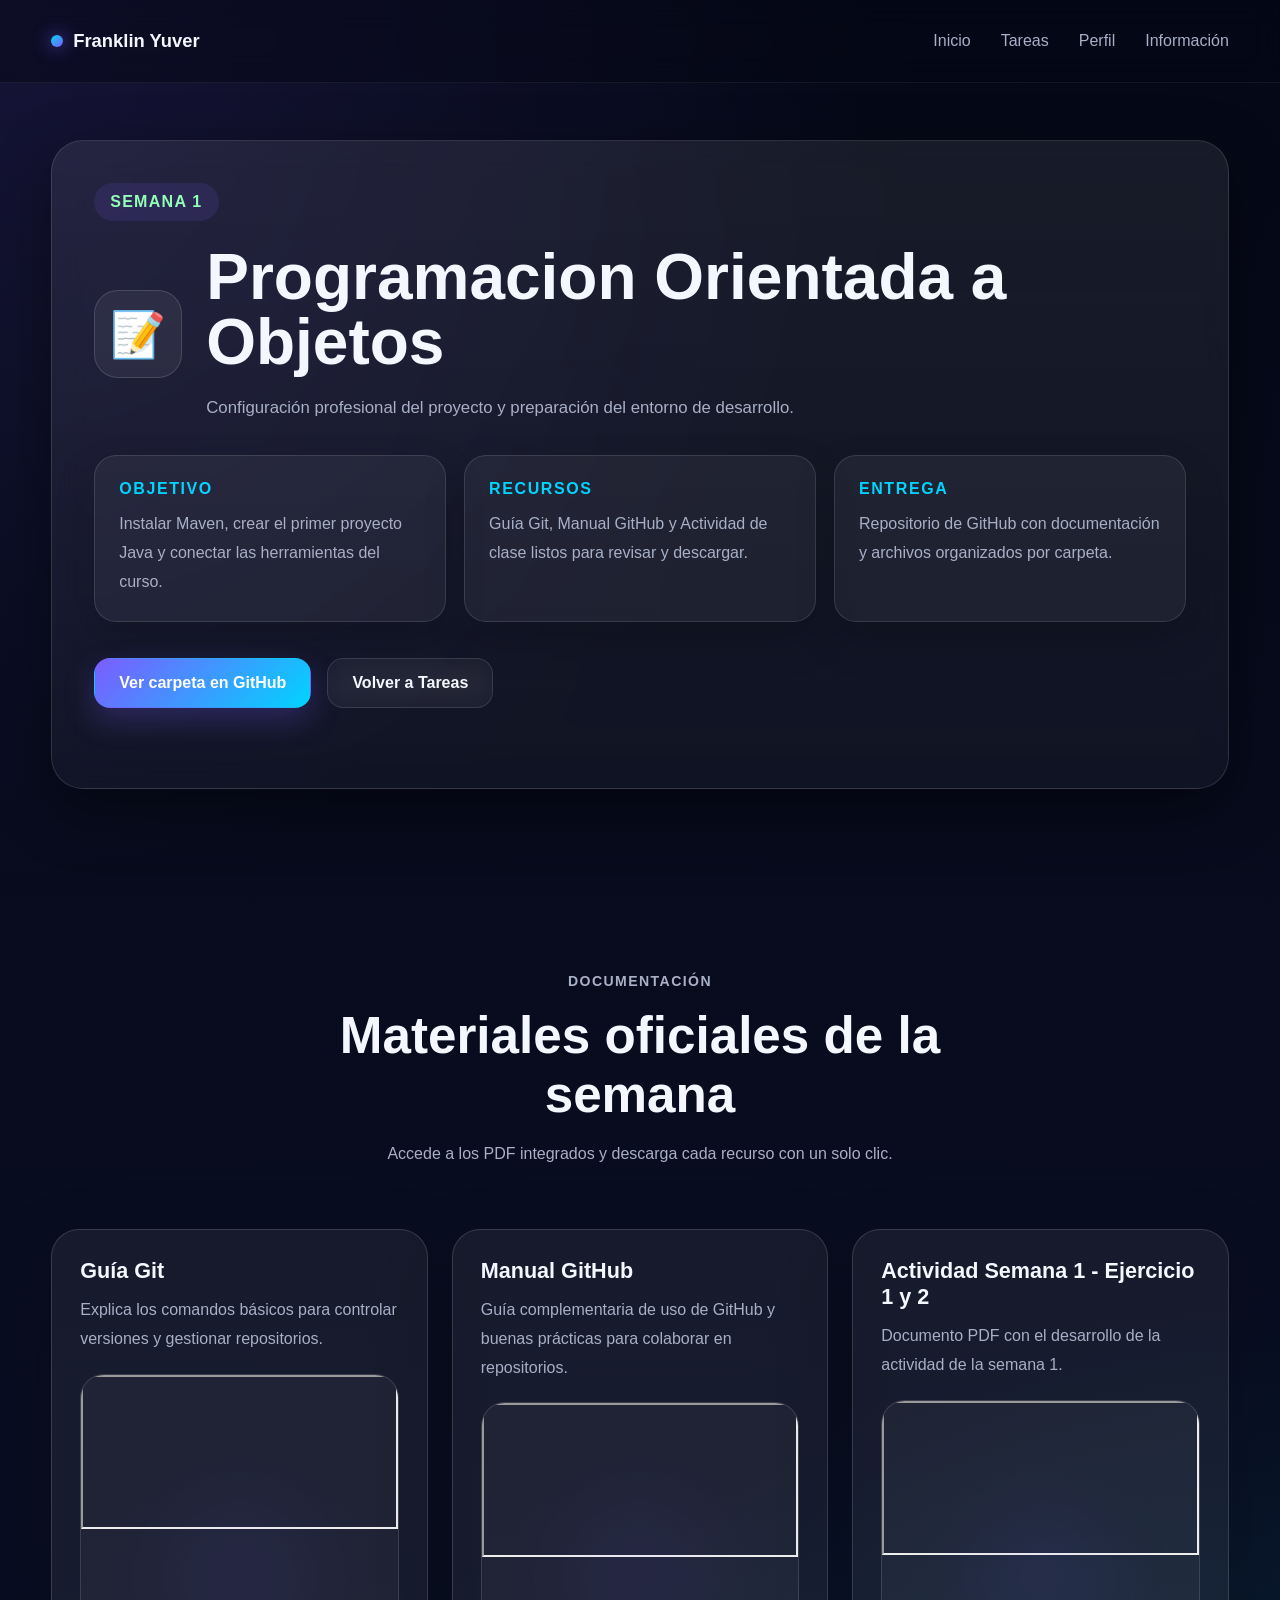
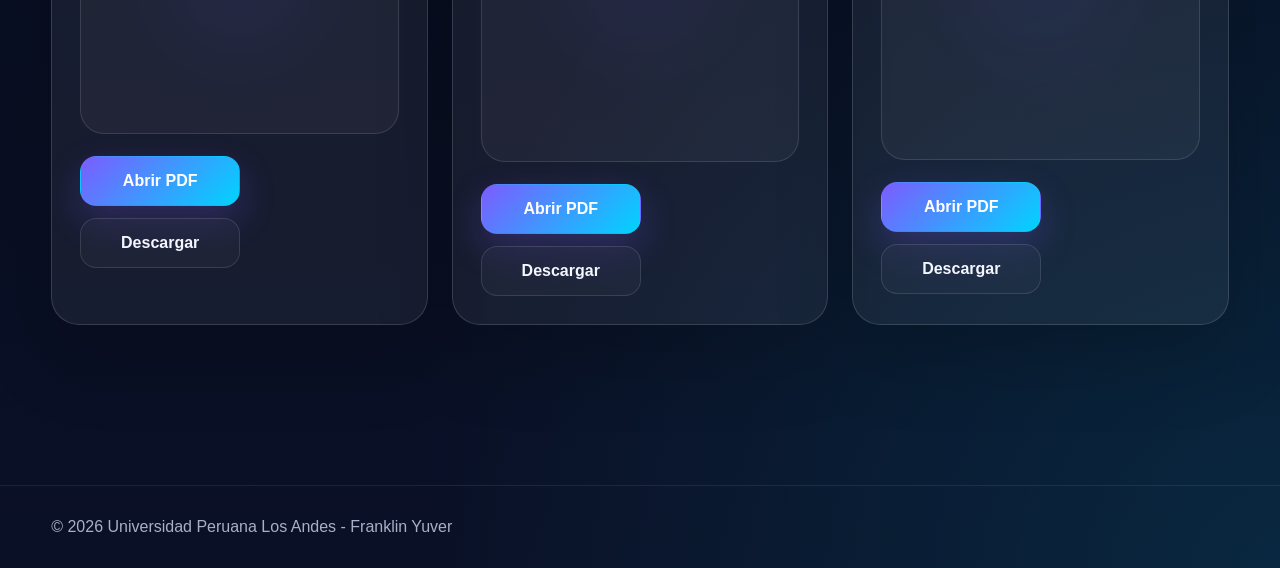
<file: page/semana1.html>
<!DOCTYPE html>
<html lang="es">
<head>
  <meta charset="UTF-8" />
  <meta name="viewport" content="width=device-width, initial-scale=1.0" />
  <title>Semana 1 | Apache Maven</title>
  <link rel="stylesheet" href="../css/style-tarea.css" />
</head>

<body>
  <header class="header">
    <div class="container nav">
      <a href="../index.html" class="logo">
        <span class="logo-dot"></span>
        Franklin Yuver
      </a>

      <nav class="menu">
        <a href="../index.html">Inicio</a>
        <a href="tareas.html">Tareas</a>
        <a href="perfil.html">Perfil</a>
        <a href="index.html#contacto">Información</a>
      </nav>
    </div>
  </header>

  <main>
    <section class="hero-section">
      <div class="container">
        <div class="hero-glass glass">
          <p class="hero-label">Semana 1</p>

          <div class="hero-title-group">
            <div class="hero-icon">📝</div>
            <div>
              <h1>Programacion Orientada a Objetos</h1>
              <p class="hero-subtitle">
                Configuración profesional del proyecto y preparación del entorno de desarrollo.
              </p>
            </div>
          </div>

          <div class="hero-summary-grid">
            <div class="summary-card">
              <h3>Objetivo</h3>
              <p>Instalar Maven, crear el primer proyecto Java y conectar las herramientas del curso.</p>
            </div>

            <div class="summary-card">
              <h3>Recursos</h3>
              <p>Guía Git, Manual GitHub y Actividad de clase listos para revisar y descargar.</p>
            </div>

            <div class="summary-card">
              <h3>Entrega</h3>
              <p>Repositorio de GitHub con documentación y archivos organizados por carpeta.</p>
            </div>
          </div>

          <div class="hero-actions">
            <a href="https://github.com/frafranklin/Portafolio/tree/master/Pdf"
               target="_blank"
               class="btn btn-primary">
              Ver carpeta en GitHub
            </a>

            <a href="tareas.html" class="btn btn-secondary">
              Volver a Tareas
            </a>
          </div>
        </div>
      </div>
    </section>

    <section class="section">
      <div class="container">
        <div class="section-title">
          <p class="section-tag">Documentación</p>
          <h2>Materiales oficiales de la semana</h2>
          <p>Accede a los PDF integrados y descarga cada recurso con un solo clic.</p>
        </div>

        <div class="resource-grid">

          <!-- GUÍA GIT -->
          <article class="glass-card">
            <div class="card-glow"></div>
            <h3>Guía Git</h3>
            <p>Explica los comandos básicos para controlar versiones y gestionar repositorios.</p>

            <div class="doc-frame">
              <iframe
                src="https://docs.google.com/gview?url=https://raw.githubusercontent.com/frafranklin/Portafolio/master/Pdf/semana-1Manual-git.pdf&embedded=true"
                loading="lazy">
              </iframe>
            </div>

            <div class="card-actions">
              <a href="https://docs.google.com/gview?url=https://raw.githubusercontent.com/frafranklin/Portafolio/master/Pdf/semana-1Manual-git.pdf"
                 target="_blank"
                 class="btn btn-main">
                Abrir PDF
              </a>

              <a href="https://raw.githubusercontent.com/frafranklin/Portafolio/master/Pdf/semana-1Manual-git.pdf"
                 download="semana-1Manual-git.pdf"
                 class="btn btn-secondary">
                Descargar
              </a>
            </div>
          </article>

<!-- MANUAL GITHUB -->
<article class="glass-card">
  <div class="card-glow"></div>
  <h3>Manual GitHub</h3>
  <p>Guía complementaria de uso de GitHub y buenas prácticas para colaborar en repositorios.</p>

  <div class="doc-frame">
    <iframe
      src="https://docs.google.com/gview?url=https://raw.githubusercontent.com/frafranklin/Portafolio/master/Pdf/semana-2-Manual-GitHub.pdf&embedded=true"
      loading="lazy">
    </iframe>
  </div>

  <div class="card-actions">
    <a href="https://docs.google.com/gview?url=https://raw.githubusercontent.com/frafranklin/Portafolio/master/Pdf/semana-2-Manual-GitHub.pdf"
       target="_blank"
       class="btn btn-main">
      Abrir PDF
    </a>

    <a href="https://raw.githubusercontent.com/frafranklin/Portafolio/master/Pdf/semana-2-Manual-GitHub.pdf"
       download="semana-2-Manual-GitHub.pdf"
       class="btn btn-secondary">
      Descargar
    </a>
  </div>
</article>
<!-- ACTIVIDAD SEMANA 1 - EJERCICIO 1-2 -->
<article class="glass-card">
  <div class="card-glow"></div>

  <h3>Actividad Semana 1 - Ejercicio 1 y 2</h3>
  <p>Documento PDF con el desarrollo de la actividad de la semana 1.</p>

  <div class="doc-frame">
    <iframe
      src="https://docs.google.com/gview?url=https://raw.githubusercontent.com/frafranklin/Portafolio/master/Pdf/Aplicaciones-semana-1-Ejercicio-1-2.pdf&embedded=true"
      loading="lazy">
    </iframe>
  </div>

  <div class="card-actions">
    <a href="https://docs.google.com/gview?url=https://raw.githubusercontent.com/frafranklin/Portafolio/master/Pdf/Aplicaciones-semana-1-Ejercicio-1-2.pdf"
       target="_blank"
       class="btn btn-main">
      Abrir PDF
    </a>

    <a href="https://raw.githubusercontent.com/frafranklin/Portafolio/master/Pdf/Aplicaciones-semana-1-Ejercicio-1-2.pdf"
       download="Aplicaciones-semana-1-Ejercicio-1-2.pdf"
       class="btn btn-secondary">
      Descargar
    </a>
  </div>
</article>

        </div>
      </div>
    </section>
  </main>

  <footer class="footer">
    <div class="container">
      <p>© 2026 Universidad Peruana Los Andes - Franklin Yuver</p>
    </div>
  </footer>
</body>
</html>
</file>
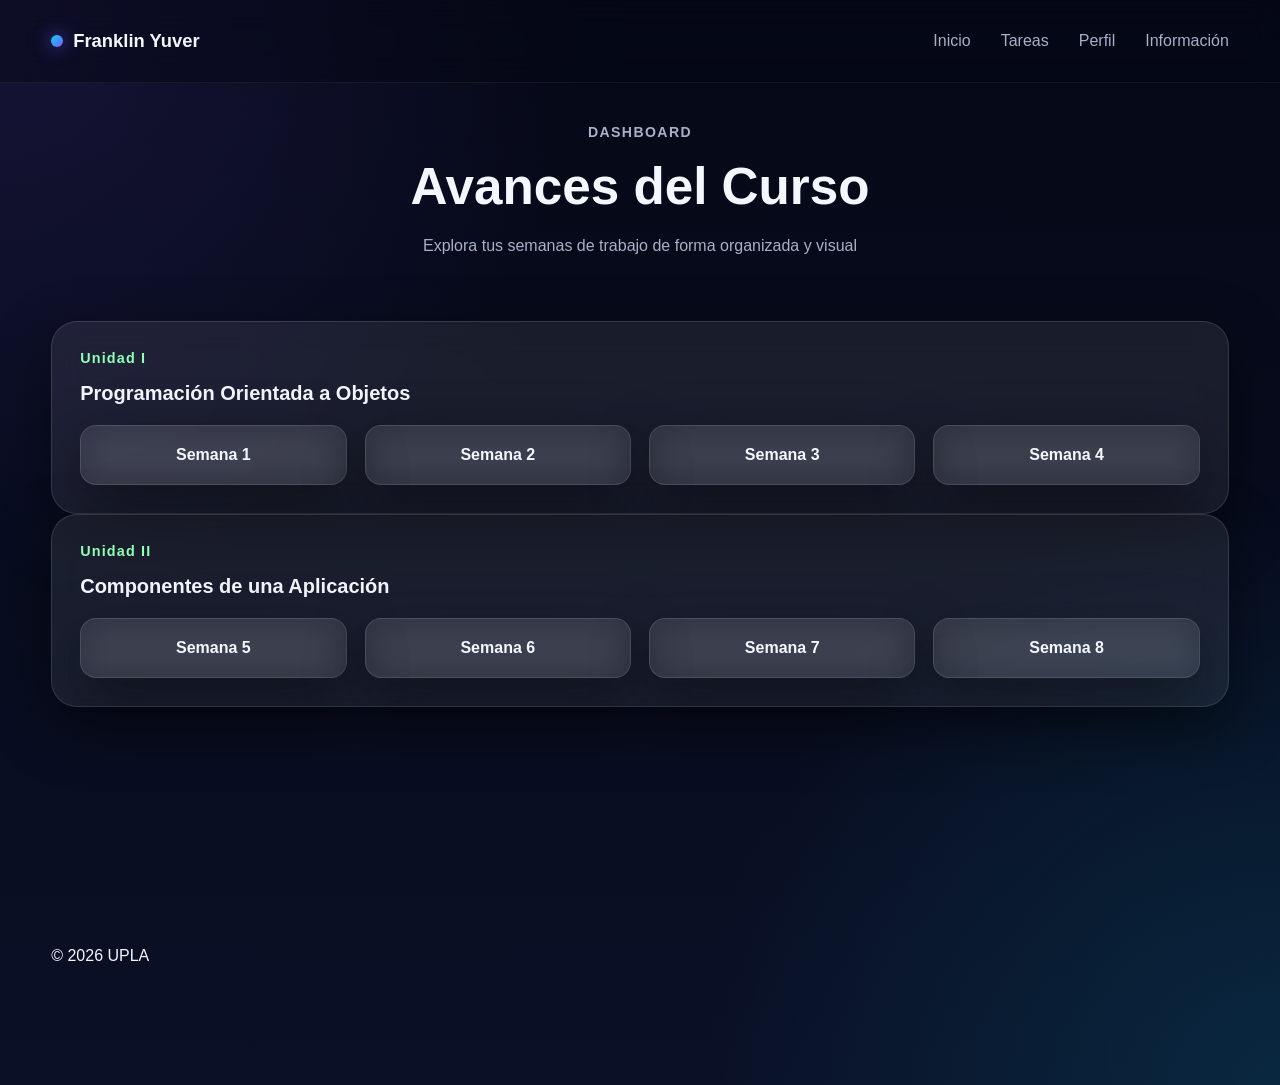
<file: page/tareas.html>
<!DOCTYPE html>
<html lang="es">
<head>
  <meta charset="UTF-8">
  <meta name="viewport" content="width=device-width, initial-scale=1.0">
  <title>Dashboard Académico</title>
<link rel="stylesheet" href="../css/style-tarea.css">

</head>

<body>

<header class="header">
  <div class="container nav">
    <a href="../index.html" class="logo">
      <span class="logo-dot"></span>
      Franklin Yuver  
    </a>

    <nav class="menu">
      <a href="../index.html">Inicio</a>
      <a href="tareas.html" class="active">Tareas</a>
      <a href="#">Perfil</a>
      <a href="#">Información</a>
    </nav>
  </div>
</header>

<main class="section">

  <!-- HERO -->
  <div class="section-title">
    <p class="section-tag">Dashboard</p>
    <h2>Avances del Curso</h2>
    <p>Explora tus semanas de trabajo de forma organizada y visual</p>
  </div>

  <!-- UNIDAD 1 -->
  <section class="container">
    <div class="project-card glass">
      <div class="project-number">Unidad I</div>
      <h3>Programación Orientada a Objetos</h3>

      <div class="weeks-grid">
        <a href="semana1.html" class="week-card glass">Semana 1</a>
        <a href="semana-2.html" class="week-card glass">Semana 2</a>
        <a href="semana-3.html" class="week-card glass">Semana 3</a>
        <a href="semana-4.html" class="week-card glass">Semana 4</a>
      </div>
    </div>
  </section>

  <!-- UNIDAD 2 -->
  <section class="container">
    <div class="project-card glass">
      <div class="project-number">Unidad II</div>
      <h3>Componentes de una Aplicación</h3>

      <div class="weeks-grid">
        <a href="#" class="week-card glass">Semana 5</a>
        <a href="#" class="week-card glass">Semana 6</a>
        <a href="#" class="week-card glass">Semana 7</a>
        <a href="#" class="week-card glass">Semana 8</a>
      </div>
    </div>
  </section>

</main>

<footer class="section">
  <div class="container">
    <p>© 2026 UPLA</p>
  </div>
</footer>

</body>
</html>
</file>
<file: css/style.css>
:root {
  --bg: #050816;
  --bg-2: #0a1026;
  --card: rgba(255, 255, 255, 0.08);
  --line: rgba(255, 255, 255, 0.12);
  --text: #f5f7ff;
  --muted: #a8b0c7;
  --primary: #7c5cff;
  --secondary: #00d4ff;
  --accent: #91ffb5;
  --shadow: 0 20px 60px rgba(0, 0, 0, 0.45);
  --radius: 24px;
  --container: 1200px;
}

* {
  margin: 0;
  padding: 0;
  box-sizing: border-box;
}

html {
  scroll-behavior: smooth;
}

body {
  font-family: "Inter", sans-serif;
  background:
    radial-gradient(circle at top left, rgba(124, 92, 255, 0.14), transparent 35%),
    radial-gradient(circle at bottom right, rgba(0, 212, 255, 0.12), transparent 35%),
    linear-gradient(180deg, var(--bg), var(--bg-2));
  color: var(--text);
  overflow-x: hidden;
  min-height: 100vh;
}

a {
  text-decoration: none;
  color: inherit;
}

img {
  display: block;
  max-width: 100%;
}

.container {
  width: min(92%, var(--container));
  margin: 0 auto;
}

.noise {
  position: fixed;
  inset: 0;
  pointer-events: none;
  opacity: 0.05;
  background-image:
    url("data:image/svg+xml,%3Csvg xmlns='http://www.w3.org/2000/svg' width='160' height='160' viewBox='0 0 160 160'%3E%3Cfilter id='n'%3E%3CfeTurbulence type='fractalNoise' baseFrequency='.8' numOctaves='2' stitchTiles='stitch'/%3E%3C/filter%3E%3Crect width='160' height='160' filter='url(%23n)' opacity='1'/%3E%3C/svg%3E");
  z-index: 0;
}

.cursor-glow {
  position: fixed;
  width: 260px;
  height: 260px;
  border-radius: 50%;
  pointer-events: none;
  background: radial-gradient(circle, rgba(124, 92, 255, 0.16), transparent 65%);
  transform: translate(-50%, -50%);
  z-index: 1;
  transition: transform 0.08s linear;
}

.header {
  position: fixed;
  top: 0;
  width: 100%;
  z-index: 1000;
  backdrop-filter: blur(16px);
  background: rgba(5, 8, 22, 0.45);
  border-bottom: 1px solid rgba(255,255,255,0.06);
}

.nav {
  min-height: 82px;
  display: flex;
  align-items: center;
  justify-content: space-between;
  gap: 20px;
}

.logo {
  font-family: "Syne", sans-serif;
  font-size: 1.15rem;
  font-weight: 700;
  display: inline-flex;
  align-items: center;
  gap: 10px;
}

.logo-dot {
  width: 12px;
  height: 12px;
  border-radius: 50%;
  background: linear-gradient(135deg, var(--secondary), var(--primary));
  box-shadow: 0 0 18px rgba(124, 92, 255, 0.8);
}

.menu {
  display: flex;
  gap: 30px;
}

.menu a {
  color: var(--muted);
  font-weight: 500;
  position: relative;
  transition: color 0.3s ease;
}

.menu a::after {
  content: "";
  position: absolute;
  left: 0;
  bottom: -6px;
  width: 0%;
  height: 2px;
  border-radius: 999px;
  background: linear-gradient(90deg, var(--secondary), var(--primary));
  transition: width 0.3s ease;
}

.menu a:hover {
  color: var(--text);
}

.menu a:hover::after {
  width: 100%;
}

.menu-toggle {
  display: none;
  width: 48px;
  height: 48px;
  border-radius: 14px;
  border: 1px solid var(--line);
  background: rgba(255,255,255,0.04);
  cursor: pointer;
  align-items: center;
  justify-content: center;
  flex-direction: column;
  gap: 6px;
}

.menu-toggle span {
  width: 20px;
  height: 2px;
  border-radius: 999px;
  background: white;
  transition: 0.3s ease;
}

.mobile-menu {
  display: none;
  flex-direction: column;
  padding: 0 4% 20px;
  gap: 12px;
  background: rgba(5, 8, 22, 0.96);
  border-top: 1px solid rgba(255,255,255,0.06);
}

.mobile-menu a {
  padding: 14px 16px;
  border-radius: 14px;
  background: rgba(255,255,255,0.04);
  color: var(--muted);
}

.hero {
  min-height: 100vh;
  position: relative;
  display: flex;
  align-items: center;
  overflow: hidden;
  padding-top: 100px;
}

.hero-bg {
  position: absolute;
  inset: 0;
  z-index: 0;
}

.grid {
  position: absolute;
  inset: 0;
  background-image:
    linear-gradient(rgba(255,255,255,0.04) 1px, transparent 1px),
    linear-gradient(90deg, rgba(255,255,255,0.04) 1px, transparent 1px);
  background-size: 42px 42px;
  mask-image: radial-gradient(circle at center, black 30%, transparent 80%);
  opacity: 0.35;
}

.orb {
  position: absolute;
  border-radius: 50%;
  filter: blur(40px);
  animation: floatOrb 8s ease-in-out infinite;
}

.orb-1 {
  width: 380px;
  height: 380px;
  background: rgba(124, 92, 255, 0.18);
  top: 10%;
  left: 8%;
}

.orb-2 {
  width: 320px;
  height: 320px;
  background: rgba(0, 212, 255, 0.16);
  right: 10%;
  bottom: 10%;
  animation-delay: 1.5s;
}

.hero-content {
  position: relative;
  z-index: 2;
  display: grid;
  grid-template-columns: 1.15fr 0.85fr;
  align-items: center;
  gap: 50px;
}

.eyebrow {
  display: inline-flex;
  align-items: center;
  gap: 12px;
  color: var(--accent);
  font-weight: 600;
  margin-bottom: 18px;
  letter-spacing: 0.04em;
}

.eyebrow-line {
  width: 36px;
  height: 1px;
  background: linear-gradient(90deg, var(--accent), transparent);
}

.hero-text h1 {
  font-family: "Syne", sans-serif;
  font-size: clamp(3rem, 7vw, 6rem);
  line-height: 0.95;
  letter-spacing: -0.04em;
  margin-bottom: 18px;
}

.gradient-text {
  display: block;
  background: linear-gradient(135deg, #ffffff 0%, #8fdcff 35%, #8c79ff 70%, #ffffff 100%);
  -webkit-background-clip: text;
  -webkit-text-fill-color: transparent;
}

.typing-wrap {
  display: flex;
  align-items: center;
  flex-wrap: wrap;
  gap: 10px;
  min-height: 38px;
  margin-bottom: 24px;
  font-size: 1.1rem;
  color: var(--muted);
}

.typing {
  color: var(--secondary);
  font-weight: 700;
  position: relative;
}

.typing::after {
  content: "";
  display: inline-block;
  width: 2px;
  height: 1em;
  background: var(--secondary);
  margin-left: 4px;
  animation: blink 0.8s infinite;
  vertical-align: middle;
}

.hero-description {
  max-width: 640px;
  color: var(--muted);
  font-size: 1.05rem;
  line-height: 1.8;
  margin-bottom: 34px;
}

.hero-actions {
  display: flex;
  flex-wrap: wrap;
  gap: 16px;
  margin-bottom: 38px;
}

.btn {
  padding: 15px 24px;
  border-radius: 16px;
  font-weight: 700;
  transition: 0.35s ease;
  display: inline-flex;
  align-items: center;
  justify-content: center;
  border: 1px solid transparent;
}

.btn-primary {
  background: linear-gradient(135deg, var(--primary), var(--secondary));
  color: white;
  box-shadow: 0 12px 30px rgba(124, 92, 255, 0.25);
}

.btn-primary:hover {
  transform: translateY(-4px) scale(1.02);
  box-shadow: 0 18px 38px rgba(124, 92, 255, 0.34);
}

.btn-secondary {
  border-color: rgba(255,255,255,0.12);
  background: rgba(255,255,255,0.03);
  color: var(--text);
  backdrop-filter: blur(12px);
}

.btn-secondary:hover {
  transform: translateY(-4px);
  border-color: rgba(255,255,255,0.22);
  background: rgba(255,255,255,0.06);
}

.hero-stats {
  display: flex;
  flex-wrap: wrap;
  gap: 16px;
}

.glass {
  background: var(--card);
  border: 1px solid var(--line);
  box-shadow: var(--shadow);
  backdrop-filter: blur(16px);
  -webkit-backdrop-filter: blur(16px);
}

.stat-card {
  padding: 18px 20px;
  min-width: 135px;
  border-radius: 20px;
}

.stat-card h3 {
  font-size: 1.3rem;
  margin-bottom: 6px;
}

.stat-card p {
  color: var(--muted);
  font-size: 0.92rem;
}

.hero-visual {
  display: flex;
  justify-content: center;
}

.photo-frame {
  position: relative;
  width: min(480px, 100%);
  aspect-ratio: 1 / 1.08;
  border-radius: 34px;
  padding: 16px;
  background:
    linear-gradient(145deg, rgba(255,255,255,0.1), rgba(255,255,255,0.03));
  border: 1px solid rgba(255,255,255,0.12);
  box-shadow: 0 30px 80px rgba(0,0,0,0.45);
  transform-style: preserve-3d;
  transition: transform 0.15s linear;
}

.profile-photo {
  width: 100%;
  height: 100%;
  object-fit: cover;
  border-radius: 24px;
  position: relative;
  z-index: 2;
  filter: saturate(1.05) contrast(1.03);
}

.photo-ring {
  position: absolute;
  inset: -16px;
  border: 1px solid rgba(124, 92, 255, 0.28);
  border-radius: 40px;
  animation: rotateRing 14s linear infinite;
}

.ring-2 {
  inset: -30px;
  border-color: rgba(0, 212, 255, 0.18);
  animation-direction: reverse;
  animation-duration: 18s;
}

.floating-badge {
  position: absolute;
  z-index: 4;
  padding: 12px 16px;
  border-radius: 999px;
  font-weight: 700;
  font-size: 0.95rem;
  animation: floatBadge 4s ease-in-out infinite;
}

.badge-1 {
  top: 10%;
  left: -8%;
}

.badge-2 {
  top: 48%;
  right: -10%;
  animation-delay: 1s;
}

.badge-3 {
  bottom: 8%;
  left: 6%;
  animation-delay: 2s;
}

.scroll-indicator {
  position: absolute;
  bottom: 26px;
  left: 50%;
  transform: translateX(-50%);
  width: 36px;
  height: 62px;
  border-radius: 999px;
  border: 1px solid rgba(255,255,255,0.2);
  display: inline-flex;
  justify-content: center;
  padding-top: 10px;
  z-index: 3;
}

.scroll-indicator span {
  width: 6px;
  height: 12px;
  border-radius: 999px;
  background: white;
  animation: scrollDot 1.5s infinite;
}

.section {
  position: relative;
  padding: 120px 0;
  z-index: 2;
}

.section-dark {
  background: linear-gradient(180deg, rgba(255,255,255,0.02), rgba(255,255,255,0.01));
}

.section-title {
  max-width: 760px;
  margin: 0 auto 60px;
  text-align: center;
}

.section-tag {
  color: var(--secondary);
  font-weight: 700;
  text-transform: uppercase;
  letter-spacing: 0.1em;
  margin-bottom: 12px;
  font-size: 0.88rem;
}

.section-title h2 {
  font-family: "Syne", sans-serif;
  font-size: clamp(2rem, 4vw, 3.6rem);
  margin-bottom: 16px;
}

.section-title p {
  color: var(--muted);
  line-height: 1.8;
}

.about-grid,
.projects-grid {
  display: grid;
  grid-template-columns: repeat(3, 1fr);
  gap: 24px;
}

.about-card,
.project-card {
  border-radius: 26px;
  padding: 28px;
  transition: transform 0.35s ease, border-color 0.35s ease, background 0.35s ease;
}

.about-card:hover,
.project-card:hover,
.contact-box:hover {
  transform: translateY(-8px);
  border-color: rgba(255,255,255,0.22);
  background: rgba(255,255,255,0.1);
}

.about-card h3,
.project-card h3 {
  margin-bottom: 14px;
  font-size: 1.25rem;
}

.about-card p,
.project-card p {
  color: var(--muted);
  line-height: 1.8;
}

.project-number {
  font-size: 0.9rem;
  color: var(--accent);
  font-weight: 800;
  margin-bottom: 16px;
  letter-spacing: 0.08em;
}

.contact-box {
  max-width: 820px;
  margin: 0 auto;
  text-align: center;
  padding: 42px;
  border-radius: 30px;
  transition: 0.35s ease;
}

.contact-box h2 {
  font-family: "Syne", sans-serif;
  font-size: clamp(2rem, 4vw, 3rem);
  margin-bottom: 14px;
}

.contact-box p {
  color: var(--muted);
  line-height: 1.8;
  margin-bottom: 24px;
}

.reveal {
  opacity: 0;
  transform: translateY(34px);
  transition: opacity 0.9s ease, transform 0.9s ease;
}

.reveal.active {
  opacity: 1;
  transform: translateY(0);
}

@keyframes floatOrb {
  0%, 100% { transform: translateY(0) translateX(0); }
  50% { transform: translateY(-24px) translateX(12px); }
}

@keyframes rotateRing {
  from { transform: rotate(0deg); }
  to { transform: rotate(360deg); }
}

@keyframes floatBadge {
  0%, 100% { transform: translateY(0px); }
  50% { transform: translateY(-12px); }
}

@keyframes scrollDot {
  0% { transform: translateY(0); opacity: 0.9; }
  50% { transform: translateY(16px); opacity: 0.4; }
  100% { transform: translateY(0); opacity: 0.9; }
}

@keyframes blink {
  0%, 49% { opacity: 1; }
  50%, 100% { opacity: 0; }
}

@media (max-width: 1024px) {
  .hero-content,
  .about-grid,
  .projects-grid {
    grid-template-columns: 1fr;
  }

  .hero {
    padding-top: 130px;
  }

  .hero-text {
    text-align: center;
  }

  .eyebrow,
  .typing-wrap,
  .hero-actions,
  .hero-stats {
    justify-content: center;
  }

  .hero-description {
    margin-left: auto;
    margin-right: auto;
  }

  .photo-frame {
    width: min(420px, 90%);
  }

  .badge-1 { left: -2%; }
  .badge-2 { right: -2%; }
}

@media (max-width: 768px) {
  .menu {
    display: none;
  }

  .menu-toggle {
    display: inline-flex;
  }

  .mobile-menu.show {
    display: flex;
  }

  .hero-text h1 {
    font-size: clamp(2.7rem, 12vw, 4rem);
  }

  .hero-description {
    font-size: 1rem;
  }

  .hero-stats {
    flex-direction: column;
    align-items: stretch;
  }

  .stat-card {
    width: 100%;
  }

  .floating-badge {
    font-size: 0.82rem;
    padding: 10px 14px;
  }

  .contact-box {
    padding: 32px 22px;
  }
}

@media (max-width: 560px) {
  .photo-frame {
    aspect-ratio: 1 / 1.18;
  }

  .badge-1,
  .badge-2,
  .badge-3 {
    position: absolute;
    transform: scale(0.92);
  }
}
</file>
<file: style-tarea.css>
:root {
  --bg: #050816;
  --bg-2: #0a1026;
  --card: rgba(255, 255, 255, 0.08);
  --line: rgba(255, 255, 255, 0.12);
  --text: #f5f7ff;
  --muted: #a8b0c7;
  --primary: #7c5cff;
  --secondary: #00d4ff;
  --accent: #91ffb5;
  --shadow: 0 20px 60px rgba(0, 0, 0, 0.45);
  --radius: 24px;
  --container: 1200px;
}

* {
  margin: 0;
  padding: 0;
  box-sizing: border-box;
}

html {
  scroll-behavior: smooth;
}

body {
  font-family: "Inter", sans-serif;
  background:
    radial-gradient(circle at top left, rgba(124, 92, 255, 0.14), transparent 35%),
    radial-gradient(circle at bottom right, rgba(0, 212, 255, 0.12), transparent 35%),
    linear-gradient(180deg, var(--bg), var(--bg-2));
  color: var(--text);
  overflow-x: hidden;
  min-height: 100vh;
}

a {
  text-decoration: none;
  color: inherit;
}

img {
  display: block;
  max-width: 100%;
}

.container {
  width: min(92%, var(--container));
  margin: 0 auto;
}

.noise {
  position: fixed;
  inset: 0;
  pointer-events: none;
  opacity: 0.05;
  background-image:
    url("data:image/svg+xml,%3Csvg xmlns='http://www.w3.org/2000/svg' width='160' height='160' viewBox='0 0 160 160'%3E%3Cfilter id='n'%3E%3CfeTurbulence type='fractalNoise' baseFrequency='.8' numOctaves='2' stitchTiles='stitch'/%3E%3C/filter%3E%3Crect width='160' height='160' filter='url(%23n)' opacity='1'/%3E%3C/svg%3E");
  z-index: 0;
}

.cursor-glow {
  position: fixed;
  width: 260px;
  height: 260px;
  border-radius: 50%;
  pointer-events: none;
  background: radial-gradient(circle, rgba(124, 92, 255, 0.16), transparent 65%);
  transform: translate(-50%, -50%);
  z-index: 1;
  transition: transform 0.08s linear;
}

.header {
  position: fixed;
  top: 0;
  width: 100%;
  z-index: 1000;
  backdrop-filter: blur(16px);
  background: rgba(5, 8, 22, 0.45);
  border-bottom: 1px solid rgba(255,255,255,0.06);
}

.nav {
  min-height: 82px;
  display: flex;
  align-items: center;
  justify-content: space-between;
  gap: 20px;
}

.logo {
  font-family: "Syne", sans-serif;
  font-size: 1.15rem;
  font-weight: 700;
  display: inline-flex;
  align-items: center;
  gap: 10px;
}

.logo-dot {
  width: 12px;
  height: 12px;
  border-radius: 50%;
  background: linear-gradient(135deg, var(--secondary), var(--primary));
  box-shadow: 0 0 18px rgba(124, 92, 255, 0.8);
}

.menu {
  display: flex;
  gap: 30px;
}

.menu a {
  color: var(--muted);
  font-weight: 500;
  position: relative;
  transition: color 0.3s ease;
}

.menu a::after {
  content: "";
  position: absolute;
  left: 0;
  bottom: -6px;
  width: 0%;
  height: 2px;
  border-radius: 999px;
  background: linear-gradient(90deg, var(--secondary), var(--primary));
  transition: width 0.3s ease;
}

.menu a:hover {
  color: var(--text);
}

.menu a:hover::after {
  width: 100%;
}

.menu-toggle {
  display: none;
  width: 48px;
  height: 48px;
  border-radius: 14px;
  border: 1px solid var(--line);
  background: rgba(255,255,255,0.04);
  cursor: pointer;
  align-items: center;
  justify-content: center;
  flex-direction: column;
  gap: 6px;
}

.menu-toggle span {
  width: 20px;
  height: 2px;
  border-radius: 999px;
  background: white;
  transition: 0.3s ease;
}

.mobile-menu {
  display: none;
  flex-direction: column;
  padding: 0 4% 20px;
  gap: 12px;
  background: rgba(5, 8, 22, 0.96);
  border-top: 1px solid rgba(255,255,255,0.06);
}

.mobile-menu a {
  padding: 14px 16px;
  border-radius: 14px;
  background: rgba(255,255,255,0.04);
  color: var(--muted);
}

.hero {
  min-height: 100vh;
  position: relative;
  display: flex;
  align-items: center;
  overflow: hidden;
  padding-top: 100px;
}

.hero-bg {
  position: absolute;
  inset: 0;
  z-index: 0;
}

.grid {
  position: absolute;
  inset: 0;
  background-image:
    linear-gradient(rgba(255,255,255,0.04) 1px, transparent 1px),
    linear-gradient(90deg, rgba(255,255,255,0.04) 1px, transparent 1px);
  background-size: 42px 42px;
  mask-image: radial-gradient(circle at center, black 30%, transparent 80%);
  opacity: 0.35;
}

.orb {
  position: absolute;
  border-radius: 50%;
  filter: blur(40px);
  animation: floatOrb 8s ease-in-out infinite;
}

.orb-1 {
  width: 380px;
  height: 380px;
  background: rgba(124, 92, 255, 0.18);
  top: 10%;
  left: 8%;
}

.orb-2 {
  width: 320px;
  height: 320px;
  background: rgba(0, 212, 255, 0.16);
  right: 10%;
  bottom: 10%;
  animation-delay: 1.5s;
}

.hero-content {
  position: relative;
  z-index: 2;
  display: grid;
  grid-template-columns: 1.15fr 0.85fr;
  align-items: center;
  gap: 50px;
}

.eyebrow {
  display: inline-flex;
  align-items: center;
  gap: 12px;
  color: var(--accent);
  font-weight: 600;
  margin-bottom: 18px;
  letter-spacing: 0.04em;
}

.eyebrow-line {
  width: 36px;
  height: 1px;
  background: linear-gradient(90deg, var(--accent), transparent);
}

.hero-text h1 {
  font-family: "Syne", sans-serif;
  font-size: clamp(3rem, 7vw, 6rem);
  line-height: 0.95;
  letter-spacing: -0.04em;
  margin-bottom: 18px;
}

.gradient-text {
  display: block;
  background: linear-gradient(135deg, #ffffff 0%, #8fdcff 35%, #8c79ff 70%, #ffffff 100%);
  -webkit-background-clip: text;
  -webkit-text-fill-color: transparent;
}

.typing-wrap {
  display: flex;
  align-items: center;
  flex-wrap: wrap;
  gap: 10px;
  min-height: 38px;
  margin-bottom: 24px;
  font-size: 1.1rem;
  color: var(--muted);
}

.typing {
  color: var(--secondary);
  font-weight: 700;
  position: relative;
}

.typing::after {
  content: "";
  display: inline-block;
  width: 2px;
  height: 1em;
  background: var(--secondary);
  margin-left: 4px;
  animation: blink 0.8s infinite;
  vertical-align: middle;
}

.hero-description {
  max-width: 640px;
  color: var(--muted);
  font-size: 1.05rem;
  line-height: 1.8;
  margin-bottom: 34px;
}

.hero-actions {
  display: flex;
  flex-wrap: wrap;
  gap: 16px;
  margin-bottom: 38px;
}

.btn {
  padding: 15px 24px;
  border-radius: 16px;
  font-weight: 700;
  transition: 0.35s ease;
  display: inline-flex;
  align-items: center;
  justify-content: center;
  border: 1px solid transparent;
}

.btn-primary {
  background: linear-gradient(135deg, var(--primary), var(--secondary));
  color: white;
  box-shadow: 0 12px 30px rgba(124, 92, 255, 0.25);
}

.btn-primary:hover {
  transform: translateY(-4px) scale(1.02);
  box-shadow: 0 18px 38px rgba(124, 92, 255, 0.34);
}

.btn-secondary {
  border-color: rgba(255,255,255,0.12);
  background: rgba(255,255,255,0.03);
  color: var(--text);
  backdrop-filter: blur(12px);
}

.btn-secondary:hover {
  transform: translateY(-4px);
  border-color: rgba(255,255,255,0.22);
  background: rgba(255,255,255,0.06);
}

.hero-stats {
  display: flex;
  flex-wrap: wrap;
  gap: 16px;
}

.glass {
  background: var(--card);
  border: 1px solid var(--line);
  box-shadow: var(--shadow);
  backdrop-filter: blur(16px);
  -webkit-backdrop-filter: blur(16px);
}

.stat-card {
  padding: 18px 20px;
  min-width: 135px;
  border-radius: 20px;
}

.stat-card h3 {
  font-size: 1.3rem;
  margin-bottom: 6px;
}

.stat-card p {
  color: var(--muted);
  font-size: 0.92rem;
}

.hero-visual {
  display: flex;
  justify-content: center;
}

.photo-frame {
  position: relative;
  width: min(480px, 100%);
  aspect-ratio: 1 / 1.08;
  border-radius: 34px;
  padding: 16px;
  background:
    linear-gradient(145deg, rgba(255,255,255,0.1), rgba(255,255,255,0.03));
  border: 1px solid rgba(255,255,255,0.12);
  box-shadow: 0 30px 80px rgba(0,0,0,0.45);
  transform-style: preserve-3d;
  transition: transform 0.15s linear;
}

.profile-photo {
  width: 100%;
  height: 100%;
  object-fit: cover;
  border-radius: 24px;
  position: relative;
  z-index: 2;
  filter: saturate(1.05) contrast(1.03);
}

.photo-ring {
  position: absolute;
  inset: -16px;
  border: 1px solid rgba(124, 92, 255, 0.28);
  border-radius: 40px;
  animation: rotateRing 14s linear infinite;
}

.ring-2 {
  inset: -30px;
  border-color: rgba(0, 212, 255, 0.18);
  animation-direction: reverse;
  animation-duration: 18s;
}

.floating-badge {
  position: absolute;
  z-index: 4;
  padding: 12px 16px;
  border-radius: 999px;
  font-weight: 700;
  font-size: 0.95rem;
  animation: floatBadge 4s ease-in-out infinite;
}

.badge-1 {
  top: 10%;
  left: -8%;
}

.badge-2 {
  top: 48%;
  right: -10%;
  animation-delay: 1s;
}

.badge-3 {
  bottom: 8%;
  left: 6%;
  animation-delay: 2s;
}

.scroll-indicator {
  position: absolute;
  bottom: 26px;
  left: 50%;
  transform: translateX(-50%);
  width: 36px;
  height: 62px;
  border-radius: 999px;
  border: 1px solid rgba(255,255,255,0.2);
  display: inline-flex;
  justify-content: center;
  padding-top: 10px;
  z-index: 3;
}

.scroll-indicator span {
  width: 6px;
  height: 12px;
  border-radius: 999px;
  background: white;
  animation: scrollDot 1.5s infinite;
}

.section {
  position: relative;
  padding: 120px 0;
  z-index: 2;
}

.section-dark {
  background: linear-gradient(180deg, rgba(255,255,255,0.02), rgba(255,255,255,0.01));
}

.section-title {
  max-width: 760px;
  margin: 0 auto 60px;
  text-align: center;
}

.section-tag {
  color: var(--secondary);
  font-weight: 700;
  text-transform: uppercase;
  letter-spacing: 0.1em;
  margin-bottom: 12px;
  font-size: 0.88rem;
}

.section-title h2 {
  font-family: "Syne", sans-serif;
  font-size: clamp(2rem, 4vw, 3.6rem);
  margin-bottom: 16px;
}

.section-title p {
  color: var(--muted);
  line-height: 1.8;
}

.about-grid,
.projects-grid {
  display: grid;
  grid-template-columns: repeat(3, 1fr);
  gap: 24px;
}

.about-card,
.project-card {
  border-radius: 26px;
  padding: 28px;
  transition: transform 0.35s ease, border-color 0.35s ease, background 0.35s ease;
}

.about-card:hover,
.project-card:hover,
.contact-box:hover {
  transform: translateY(-8px);
  border-color: rgba(255,255,255,0.22);
  background: rgba(255,255,255,0.1);
}

.about-card h3,
.project-card h3 {
  margin-bottom: 14px;
  font-size: 1.25rem;
}

.about-card p,
.project-card p {
  color: var(--muted);
  line-height: 1.8;
}

.project-number {
  font-size: 0.9rem;
  color: var(--accent);
  font-weight: 800;
  margin-bottom: 16px;
  letter-spacing: 0.08em;
}

.contact-box {
  max-width: 820px;
  margin: 0 auto;
  text-align: center;
  padding: 42px;
  border-radius: 30px;
  transition: 0.35s ease;
}

.contact-box h2 {
  font-family: "Syne", sans-serif;
  font-size: clamp(2rem, 4vw, 3rem);
  margin-bottom: 14px;
}

.contact-box p {
  color: var(--muted);
  line-height: 1.8;
  margin-bottom: 24px;
}

.reveal {
  opacity: 0;
  transform: translateY(34px);
  transition: opacity 0.9s ease, transform 0.9s ease;
}

.reveal.active {
  opacity: 1;
  transform: translateY(0);
}

@keyframes floatOrb {
  0%, 100% { transform: translateY(0) translateX(0); }
  50% { transform: translateY(-24px) translateX(12px); }
}

@keyframes rotateRing {
  from { transform: rotate(0deg); }
  to { transform: rotate(360deg); }
}

@keyframes floatBadge {
  0%, 100% { transform: translateY(0px); }
  50% { transform: translateY(-12px); }
}

@keyframes scrollDot {
  0% { transform: translateY(0); opacity: 0.9; }
  50% { transform: translateY(16px); opacity: 0.4; }
  100% { transform: translateY(0); opacity: 0.9; }
}

@keyframes blink {
  0%, 49% { opacity: 1; }
  50%, 100% { opacity: 0; }
}

@media (max-width: 1024px) {
  .hero-content,
  .about-grid,
  .projects-grid {
    grid-template-columns: 1fr;
  }

  .hero {
    padding-top: 130px;
  }

  .hero-text {
    text-align: center;
  }

  .eyebrow,
  .typing-wrap,
  .hero-actions,
  .hero-stats {
    justify-content: center;
  }

  .hero-description {
    margin-left: auto;
    margin-right: auto;
  }

  .photo-frame {
    width: min(420px, 90%);
  }

  .badge-1 { left: -2%; }
  .badge-2 { right: -2%; }
}

@media (max-width: 768px) {
  .menu {
    display: none;
  }

  .menu-toggle {
    display: inline-flex;
  }

  .mobile-menu.show {
    display: flex;
  }

  .hero-text h1 {
    font-size: clamp(2.7rem, 12vw, 4rem);
  }

  .hero-description {
    font-size: 1rem;
  }

  .hero-stats {
    flex-direction: column;
    align-items: stretch;
  }

  .stat-card {
    width: 100%;
  }

  .floating-badge {
    font-size: 0.82rem;
    padding: 10px 14px;
  }

  .contact-box {
    padding: 32px 22px;
  }
}

@media (max-width: 560px) {
  .photo-frame {
    aspect-ratio: 1 / 1.18;
  }

  .badge-1,
  .badge-2,
  .badge-3 {
    position: absolute;
    transform: scale(0.92);
  }
}
/* GRID DE SEMANAS */
.weeks-grid {
  display: grid;
  grid-template-columns: repeat(auto-fit, minmax(160px, 1fr));
  gap: 18px;
  margin-top: 20px;
}

/* TARJETAS */
.week-card {
  padding: 20px;
  border-radius: 16px;
  text-align: center;
  font-weight: 600;
  transition: 0.35s ease;
  border: 1px solid var(--line);
}

/* HOVER PRO */
.week-card:hover {
  transform: translateY(-6px) scale(1.04);
  background: rgba(255,255,255,0.12);
  box-shadow: 0 10px 30px rgba(0,0,0,0.4);
  border-color: rgba(255,255,255,0.3);
}

.hero-section {
  padding: 140px 0 60px;
}

.hero-glass {
  position: relative;
  padding: 42px;
  border-radius: 32px;
  overflow: hidden;
  background: linear-gradient(180deg, rgba(255,255,255,0.08), rgba(255,255,255,0.04));
  border: 1px solid rgba(255,255,255,0.12);
}

.hero-label {
  display: inline-flex;
  align-items: center;
  gap: 10px;
  padding: 10px 16px;
  border-radius: 999px;
  background: rgba(124, 92, 255, 0.12);
  color: var(--accent);
  font-weight: 700;
  margin-bottom: 24px;
  letter-spacing: 0.08em;
  text-transform: uppercase;
}

.hero-title-group {
  display: grid;
  grid-template-columns: auto 1fr;
  gap: 24px;
  align-items: center;
  margin-bottom: 22px;
}

.hero-icon {
  width: 88px;
  height: 88px;
  display: grid;
  place-items: center;
  border-radius: 24px;
  font-size: 2.8rem;
  background: rgba(255,255,255,0.06);
  border: 1px solid rgba(255,255,255,0.14);
}

.hero-glass h1 {
  font-family: "Syne", sans-serif;
  font-size: clamp(2.8rem, 5vw, 4.5rem);
  margin-bottom: 16px;
  line-height: 1.02;
}

.hero-subtitle {
  max-width: 780px;
  color: var(--muted);
  line-height: 1.9;
  font-size: 1.05rem;
}

.hero-summary-grid {
  display: grid;
  grid-template-columns: repeat(3, minmax(220px, 1fr));
  gap: 18px;
  margin: 32px 0 36px;
}

.summary-card {
  background: rgba(255,255,255,0.05);
  border: 1px solid rgba(255,255,255,0.12);
  border-radius: 22px;
  padding: 24px;
  box-shadow: 0 18px 40px rgba(0,0,0,0.18);
}

.summary-card h3 {
  font-size: 1rem;
  text-transform: uppercase;
  letter-spacing: 0.1em;
  color: var(--secondary);
  margin-bottom: 12px;
}

.summary-card p {
  color: var(--muted);
  line-height: 1.8;
}

.resource-grid {
  display: grid;
  grid-template-columns: repeat(3, minmax(280px, 1fr));
  gap: 24px;
}

.glass-card {
  position: relative;
  padding: 28px;
  border-radius: 28px;
  overflow: hidden;
  background: rgba(255,255,255,0.06);
  border: 1px solid rgba(255,255,255,0.14);
  box-shadow: 0 30px 80px rgba(0,0,0,0.18);
}

.card-glow {
  position: absolute;
  inset: -20px;
  background: radial-gradient(circle, rgba(124,92,255,0.16), transparent 30%);
  filter: blur(24px);
  opacity: 0.5;
  pointer-events: none;
}

.glass-card h3 {
  font-size: 1.35rem;
  margin-bottom: 12px;
}

.glass-card p {
  color: var(--muted);
  margin-bottom: 20px;
  line-height: 1.8;
}

.doc-frame {
  width: 100%;
  min-height: 360px;
  border-radius: 24px;
  overflow: hidden;
  border: 1px solid rgba(255,255,255,0.12);
  background: rgba(255,255,255,0.04);
  margin-bottom: 22px;
}

.doc-frame iframe {
  width: 100%;
  height: 100%;
}

.card-actions {
  display: flex;
  flex-wrap: wrap;
  gap: 12px;
}

.btn-main,
.btn-secondary {
  min-width: 160px;
}

.btn-main {
  background: linear-gradient(135deg, var(--primary), var(--secondary));
  color: white;
  box-shadow: 0 14px 36px rgba(124, 92, 255, 0.24);
}

.footer {
  padding: 32px 0;
  margin-top: 40px;
  border-top: 1px solid rgba(255,255,255,0.08);
  color: var(--muted);
}

@media (max-width: 980px) {
  .hero-title-group,
  .hero-summary-grid,
  .resource-grid {
    grid-template-columns: 1fr;
  }
}

@media (max-width: 680px) {
  .hero-section {
    padding-top: 110px;
  }

  .hero-icon {
    width: 72px;
    height: 72px;
    font-size: 2.4rem;
  }
}
</file>
<file: style.css>
:root {
  --bg: #050816;
  --bg-2: #0a1026;
  --card: rgba(255, 255, 255, 0.08);
  --line: rgba(255, 255, 255, 0.12);
  --text: #f5f7ff;
  --muted: #a8b0c7;
  --primary: #7c5cff;
  --secondary: #00d4ff;
  --accent: #91ffb5;
  --shadow: 0 20px 60px rgba(0, 0, 0, 0.45);
  --radius: 24px;
  --container: 1200px;
}

* {
  margin: 0;
  padding: 0;
  box-sizing: border-box;
}

html {
  scroll-behavior: smooth;
}

body {
  font-family: "Inter", sans-serif;
  background:
    radial-gradient(circle at top left, rgba(124, 92, 255, 0.14), transparent 35%),
    radial-gradient(circle at bottom right, rgba(0, 212, 255, 0.12), transparent 35%),
    linear-gradient(180deg, var(--bg), var(--bg-2));
  color: var(--text);
  overflow-x: hidden;
  min-height: 100vh;
}

a {
  text-decoration: none;
  color: inherit;
}

img {
  display: block;
  max-width: 100%;
}

.container {
  width: min(92%, var(--container));
  margin: 0 auto;
}

.noise {
  position: fixed;
  inset: 0;
  pointer-events: none;
  opacity: 0.05;
  background-image:
    url("data:image/svg+xml,%3Csvg xmlns='http://www.w3.org/2000/svg' width='160' height='160' viewBox='0 0 160 160'%3E%3Cfilter id='n'%3E%3CfeTurbulence type='fractalNoise' baseFrequency='.8' numOctaves='2' stitchTiles='stitch'/%3E%3C/filter%3E%3Crect width='160' height='160' filter='url(%23n)' opacity='1'/%3E%3C/svg%3E");
  z-index: 0;
}

.cursor-glow {
  position: fixed;
  width: 260px;
  height: 260px;
  border-radius: 50%;
  pointer-events: none;
  background: radial-gradient(circle, rgba(124, 92, 255, 0.16), transparent 65%);
  transform: translate(-50%, -50%);
  z-index: 1;
  transition: transform 0.08s linear;
}

.header {
  position: fixed;
  top: 0;
  width: 100%;
  z-index: 1000;
  backdrop-filter: blur(16px);
  background: rgba(5, 8, 22, 0.45);
  border-bottom: 1px solid rgba(255,255,255,0.06);
}

.nav {
  min-height: 82px;
  display: flex;
  align-items: center;
  justify-content: space-between;
  gap: 20px;
}

.logo {
  font-family: "Syne", sans-serif;
  font-size: 1.15rem;
  font-weight: 700;
  display: inline-flex;
  align-items: center;
  gap: 10px;
}

.logo-dot {
  width: 12px;
  height: 12px;
  border-radius: 50%;
  background: linear-gradient(135deg, var(--secondary), var(--primary));
  box-shadow: 0 0 18px rgba(124, 92, 255, 0.8);
}

.menu {
  display: flex;
  gap: 30px;
}

.menu a {
  color: var(--muted);
  font-weight: 500;
  position: relative;
  transition: color 0.3s ease;
}

.menu a::after {
  content: "";
  position: absolute;
  left: 0;
  bottom: -6px;
  width: 0%;
  height: 2px;
  border-radius: 999px;
  background: linear-gradient(90deg, var(--secondary), var(--primary));
  transition: width 0.3s ease;
}

.menu a:hover {
  color: var(--text);
}

.menu a:hover::after {
  width: 100%;
}

.menu-toggle {
  display: none;
  width: 48px;
  height: 48px;
  border-radius: 14px;
  border: 1px solid var(--line);
  background: rgba(255,255,255,0.04);
  cursor: pointer;
  align-items: center;
  justify-content: center;
  flex-direction: column;
  gap: 6px;
}

.menu-toggle span {
  width: 20px;
  height: 2px;
  border-radius: 999px;
  background: white;
  transition: 0.3s ease;
}

.mobile-menu {
  display: none;
  flex-direction: column;
  padding: 0 4% 20px;
  gap: 12px;
  background: rgba(5, 8, 22, 0.96);
  border-top: 1px solid rgba(255,255,255,0.06);
}

.mobile-menu a {
  padding: 14px 16px;
  border-radius: 14px;
  background: rgba(255,255,255,0.04);
  color: var(--muted);
}

.hero {
  min-height: 100vh;
  position: relative;
  display: flex;
  align-items: center;
  overflow: hidden;
  padding-top: 100px;
}

.hero-bg {
  position: absolute;
  inset: 0;
  z-index: 0;
}

.grid {
  position: absolute;
  inset: 0;
  background-image:
    linear-gradient(rgba(255,255,255,0.04) 1px, transparent 1px),
    linear-gradient(90deg, rgba(255,255,255,0.04) 1px, transparent 1px);
  background-size: 42px 42px;
  mask-image: radial-gradient(circle at center, black 30%, transparent 80%);
  opacity: 0.35;
}

.orb {
  position: absolute;
  border-radius: 50%;
  filter: blur(40px);
  animation: floatOrb 8s ease-in-out infinite;
}

.orb-1 {
  width: 380px;
  height: 380px;
  background: rgba(124, 92, 255, 0.18);
  top: 10%;
  left: 8%;
}

.orb-2 {
  width: 320px;
  height: 320px;
  background: rgba(0, 212, 255, 0.16);
  right: 10%;
  bottom: 10%;
  animation-delay: 1.5s;
}

.hero-content {
  position: relative;
  z-index: 2;
  display: grid;
  grid-template-columns: 1.15fr 0.85fr;
  align-items: center;
  gap: 50px;
}

.eyebrow {
  display: inline-flex;
  align-items: center;
  gap: 12px;
  color: var(--accent);
  font-weight: 600;
  margin-bottom: 18px;
  letter-spacing: 0.04em;
}

.eyebrow-line {
  width: 36px;
  height: 1px;
  background: linear-gradient(90deg, var(--accent), transparent);
}

.hero-text h1 {
  font-family: "Syne", sans-serif;
  font-size: clamp(3rem, 7vw, 6rem);
  line-height: 0.95;
  letter-spacing: -0.04em;
  margin-bottom: 18px;
}

.gradient-text {
  display: block;
  background: linear-gradient(135deg, #ffffff 0%, #8fdcff 35%, #8c79ff 70%, #ffffff 100%);
  -webkit-background-clip: text;
  -webkit-text-fill-color: transparent;
}

.typing-wrap {
  display: flex;
  align-items: center;
  flex-wrap: wrap;
  gap: 10px;
  min-height: 38px;
  margin-bottom: 24px;
  font-size: 1.1rem;
  color: var(--muted);
}

.typing {
  color: var(--secondary);
  font-weight: 700;
  position: relative;
}

.typing::after {
  content: "";
  display: inline-block;
  width: 2px;
  height: 1em;
  background: var(--secondary);
  margin-left: 4px;
  animation: blink 0.8s infinite;
  vertical-align: middle;
}

.hero-description {
  max-width: 640px;
  color: var(--muted);
  font-size: 1.05rem;
  line-height: 1.8;
  margin-bottom: 34px;
}

.hero-actions {
  display: flex;
  flex-wrap: wrap;
  gap: 16px;
  margin-bottom: 38px;
}

.btn {
  padding: 15px 24px;
  border-radius: 16px;
  font-weight: 700;
  transition: 0.35s ease;
  display: inline-flex;
  align-items: center;
  justify-content: center;
  border: 1px solid transparent;
}

.btn-primary {
  background: linear-gradient(135deg, var(--primary), var(--secondary));
  color: white;
  box-shadow: 0 12px 30px rgba(124, 92, 255, 0.25);
}

.btn-primary:hover {
  transform: translateY(-4px) scale(1.02);
  box-shadow: 0 18px 38px rgba(124, 92, 255, 0.34);
}

.btn-secondary {
  border-color: rgba(255,255,255,0.12);
  background: rgba(255,255,255,0.03);
  color: var(--text);
  backdrop-filter: blur(12px);
}

.btn-secondary:hover {
  transform: translateY(-4px);
  border-color: rgba(255,255,255,0.22);
  background: rgba(255,255,255,0.06);
}

.hero-stats {
  display: flex;
  flex-wrap: wrap;
  gap: 16px;
}

.glass {
  background: var(--card);
  border: 1px solid var(--line);
  box-shadow: var(--shadow);
  backdrop-filter: blur(16px);
  -webkit-backdrop-filter: blur(16px);
}

.stat-card {
  padding: 18px 20px;
  min-width: 135px;
  border-radius: 20px;
}

.stat-card h3 {
  font-size: 1.3rem;
  margin-bottom: 6px;
}

.stat-card p {
  color: var(--muted);
  font-size: 0.92rem;
}

.hero-visual {
  display: flex;
  justify-content: center;
}

.photo-frame {
  position: relative;
  width: min(480px, 100%);
  aspect-ratio: 1 / 1.08;
  border-radius: 34px;
  padding: 16px;
  background:
    linear-gradient(145deg, rgba(255,255,255,0.1), rgba(255,255,255,0.03));
  border: 1px solid rgba(255,255,255,0.12);
  box-shadow: 0 30px 80px rgba(0,0,0,0.45);
  transform-style: preserve-3d;
  transition: transform 0.15s linear;
}

.profile-photo {
  width: 100%;
  height: 100%;
  object-fit: cover;
  border-radius: 24px;
  position: relative;
  z-index: 2;
  filter: saturate(1.05) contrast(1.03);
}

.photo-ring {
  position: absolute;
  inset: -16px;
  border: 1px solid rgba(124, 92, 255, 0.28);
  border-radius: 40px;
  animation: rotateRing 14s linear infinite;
}

.ring-2 {
  inset: -30px;
  border-color: rgba(0, 212, 255, 0.18);
  animation-direction: reverse;
  animation-duration: 18s;
}

.floating-badge {
  position: absolute;
  z-index: 4;
  padding: 12px 16px;
  border-radius: 999px;
  font-weight: 700;
  font-size: 0.95rem;
  animation: floatBadge 4s ease-in-out infinite;
}

.badge-1 {
  top: 10%;
  left: -8%;
}

.badge-2 {
  top: 48%;
  right: -10%;
  animation-delay: 1s;
}

.badge-3 {
  bottom: 8%;
  left: 6%;
  animation-delay: 2s;
}

.scroll-indicator {
  position: absolute;
  bottom: 26px;
  left: 50%;
  transform: translateX(-50%);
  width: 36px;
  height: 62px;
  border-radius: 999px;
  border: 1px solid rgba(255,255,255,0.2);
  display: inline-flex;
  justify-content: center;
  padding-top: 10px;
  z-index: 3;
}

.scroll-indicator span {
  width: 6px;
  height: 12px;
  border-radius: 999px;
  background: white;
  animation: scrollDot 1.5s infinite;
}

.section {
  position: relative;
  padding: 120px 0;
  z-index: 2;
}

.section-dark {
  background: linear-gradient(180deg, rgba(255,255,255,0.02), rgba(255,255,255,0.01));
}

.section-title {
  max-width: 760px;
  margin: 0 auto 60px;
  text-align: center;
}

.section-tag {
  color: var(--secondary);
  font-weight: 700;
  text-transform: uppercase;
  letter-spacing: 0.1em;
  margin-bottom: 12px;
  font-size: 0.88rem;
}

.section-title h2 {
  font-family: "Syne", sans-serif;
  font-size: clamp(2rem, 4vw, 3.6rem);
  margin-bottom: 16px;
}

.section-title p {
  color: var(--muted);
  line-height: 1.8;
}

.about-grid,
.projects-grid {
  display: grid;
  grid-template-columns: repeat(3, 1fr);
  gap: 24px;
}

.about-card,
.project-card {
  border-radius: 26px;
  padding: 28px;
  transition: transform 0.35s ease, border-color 0.35s ease, background 0.35s ease;
}

.about-card:hover,
.project-card:hover,
.contact-box:hover {
  transform: translateY(-8px);
  border-color: rgba(255,255,255,0.22);
  background: rgba(255,255,255,0.1);
}

.about-card h3,
.project-card h3 {
  margin-bottom: 14px;
  font-size: 1.25rem;
}

.about-card p,
.project-card p {
  color: var(--muted);
  line-height: 1.8;
}

.project-number {
  font-size: 0.9rem;
  color: var(--accent);
  font-weight: 800;
  margin-bottom: 16px;
  letter-spacing: 0.08em;
}

.contact-box {
  max-width: 820px;
  margin: 0 auto;
  text-align: center;
  padding: 42px;
  border-radius: 30px;
  transition: 0.35s ease;
}

.contact-box h2 {
  font-family: "Syne", sans-serif;
  font-size: clamp(2rem, 4vw, 3rem);
  margin-bottom: 14px;
}

.contact-box p {
  color: var(--muted);
  line-height: 1.8;
  margin-bottom: 24px;
}

.reveal {
  opacity: 0;
  transform: translateY(34px);
  transition: opacity 0.9s ease, transform 0.9s ease;
}

.reveal.active {
  opacity: 1;
  transform: translateY(0);
}

@keyframes floatOrb {
  0%, 100% { transform: translateY(0) translateX(0); }
  50% { transform: translateY(-24px) translateX(12px); }
}

@keyframes rotateRing {
  from { transform: rotate(0deg); }
  to { transform: rotate(360deg); }
}

@keyframes floatBadge {
  0%, 100% { transform: translateY(0px); }
  50% { transform: translateY(-12px); }
}

@keyframes scrollDot {
  0% { transform: translateY(0); opacity: 0.9; }
  50% { transform: translateY(16px); opacity: 0.4; }
  100% { transform: translateY(0); opacity: 0.9; }
}

@keyframes blink {
  0%, 49% { opacity: 1; }
  50%, 100% { opacity: 0; }
}

@media (max-width: 1024px) {
  .hero-content,
  .about-grid,
  .projects-grid {
    grid-template-columns: 1fr;
  }

  .hero {
    padding-top: 130px;
  }

  .hero-text {
    text-align: center;
  }

  .eyebrow,
  .typing-wrap,
  .hero-actions,
  .hero-stats {
    justify-content: center;
  }

  .hero-description {
    margin-left: auto;
    margin-right: auto;
  }

  .photo-frame {
    width: min(420px, 90%);
  }

  .badge-1 { left: -2%; }
  .badge-2 { right: -2%; }
}

@media (max-width: 768px) {
  .menu {
    display: none;
  }

  .menu-toggle {
    display: inline-flex;
  }

  .mobile-menu.show {
    display: flex;
  }

  .hero-text h1 {
    font-size: clamp(2.7rem, 12vw, 4rem);
  }

  .hero-description {
    font-size: 1rem;
  }

  .hero-stats {
    flex-direction: column;
    align-items: stretch;
  }

  .stat-card {
    width: 100%;
  }

  .floating-badge {
    font-size: 0.82rem;
    padding: 10px 14px;
  }

  .contact-box {
    padding: 32px 22px;
  }
}

@media (max-width: 560px) {
  .photo-frame {
    aspect-ratio: 1 / 1.18;
  }

  .badge-1,
  .badge-2,
  .badge-3 {
    position: absolute;
    transform: scale(0.92);
  }
}
</file>
<file: css/style-tarea.css>
:root {
  --bg: #050816;
  --bg-2: #0a1026;
  --card: rgba(255, 255, 255, 0.08);
  --line: rgba(255, 255, 255, 0.12);
  --text: #f5f7ff;
  --muted: #a8b0c7;
  --primary: #7c5cff;
  --secondary: #00d4ff;
  --accent: #91ffb5;
  --shadow: 0 20px 60px rgba(0, 0, 0, 0.45);
  --radius: 24px;
  --container: 1200px;
}

* {
  margin: 0;
  padding: 0;
  box-sizing: border-box;
}

html {
  scroll-behavior: smooth;
}

body {
  font-family: "Inter", sans-serif;
  background:
    radial-gradient(circle at top left, rgba(124, 92, 255, 0.14), transparent 35%),
    radial-gradient(circle at bottom right, rgba(0, 212, 255, 0.12), transparent 35%),
    linear-gradient(180deg, var(--bg), var(--bg-2));
  color: var(--text);
  overflow-x: hidden;
  min-height: 100vh;
}

a {
  text-decoration: none;
  color: inherit;
}

img {
  display: block;
  max-width: 100%;
}

.container {
  width: min(92%, var(--container));
  margin: 0 auto;
}

.noise {
  position: fixed;
  inset: 0;
  pointer-events: none;
  opacity: 0.05;
  background-image:
    url("data:image/svg+xml,%3Csvg xmlns='http://www.w3.org/2000/svg' width='160' height='160' viewBox='0 0 160 160'%3E%3Cfilter id='n'%3E%3CfeTurbulence type='fractalNoise' baseFrequency='.8' numOctaves='2' stitchTiles='stitch'/%3E%3C/filter%3E%3Crect width='160' height='160' filter='url(%23n)' opacity='1'/%3E%3C/svg%3E");
  z-index: 0;
}

.cursor-glow {
  position: fixed;
  width: 260px;
  height: 260px;
  border-radius: 50%;
  pointer-events: none;
  background: radial-gradient(circle, rgba(124, 92, 255, 0.16), transparent 65%);
  transform: translate(-50%, -50%);
  z-index: 1;
  transition: transform 0.08s linear;
}

.header {
  position: fixed;
  top: 0;
  width: 100%;
  z-index: 1000;
  backdrop-filter: blur(16px);
  background: rgba(5, 8, 22, 0.45);
  border-bottom: 1px solid rgba(255,255,255,0.06);
}

.nav {
  min-height: 82px;
  display: flex;
  align-items: center;
  justify-content: space-between;
  gap: 20px;
}

.logo {
  font-family: "Syne", sans-serif;
  font-size: 1.15rem;
  font-weight: 700;
  display: inline-flex;
  align-items: center;
  gap: 10px;
}

.logo-dot {
  width: 12px;
  height: 12px;
  border-radius: 50%;
  background: linear-gradient(135deg, var(--secondary), var(--primary));
  box-shadow: 0 0 18px rgba(124, 92, 255, 0.8);
}

.menu {
  display: flex;
  gap: 30px;
}

.menu a {
  color: var(--muted);
  font-weight: 500;
  position: relative;
  transition: color 0.3s ease;
}

.menu a::after {
  content: "";
  position: absolute;
  left: 0;
  bottom: -6px;
  width: 0%;
  height: 2px;
  border-radius: 999px;
  background: linear-gradient(90deg, var(--secondary), var(--primary));
  transition: width 0.3s ease;
}

.menu a:hover {
  color: var(--text);
}

.menu a:hover::after {
  width: 100%;
}

.menu-toggle {
  display: none;
  width: 48px;
  height: 48px;
  border-radius: 14px;
  border: 1px solid var(--line);
  background: rgba(255,255,255,0.04);
  cursor: pointer;
  align-items: center;
  justify-content: center;
  flex-direction: column;
  gap: 6px;
}

.menu-toggle span {
  width: 20px;
  height: 2px;
  border-radius: 999px;
  background: white;
  transition: 0.3s ease;
}

.mobile-menu {
  display: none;
  flex-direction: column;
  padding: 0 4% 20px;
  gap: 12px;
  background: rgba(5, 8, 22, 0.96);
  border-top: 1px solid rgba(255,255,255,0.06);
}

.mobile-menu a {
  padding: 14px 16px;
  border-radius: 14px;
  background: rgba(255,255,255,0.04);
  color: var(--muted);
}

.hero {
  min-height: 100vh;
  position: relative;
  display: flex;
  align-items: center;
  overflow: hidden;
  padding-top: 100px;
}

.hero-bg {
  position: absolute;
  inset: 0;
  z-index: 0;
}

.grid {
  position: absolute;
  inset: 0;
  background-image:
    linear-gradient(rgba(255,255,255,0.04) 1px, transparent 1px),
    linear-gradient(90deg, rgba(255,255,255,0.04) 1px, transparent 1px);
  background-size: 42px 42px;
  mask-image: radial-gradient(circle at center, black 30%, transparent 80%);
  opacity: 0.35;
}

.orb {
  position: absolute;
  border-radius: 50%;
  filter: blur(40px);
  animation: floatOrb 8s ease-in-out infinite;
}

.orb-1 {
  width: 380px;
  height: 380px;
  background: rgba(124, 92, 255, 0.18);
  top: 10%;
  left: 8%;
}

.orb-2 {
  width: 320px;
  height: 320px;
  background: rgba(0, 212, 255, 0.16);
  right: 10%;
  bottom: 10%;
  animation-delay: 1.5s;
}

.hero-content {
  position: relative;
  z-index: 2;
  display: grid;
  grid-template-columns: 1.15fr 0.85fr;
  align-items: center;
  gap: 50px;
}

.eyebrow {
  display: inline-flex;
  align-items: center;
  gap: 12px;
  color: var(--accent);
  font-weight: 600;
  margin-bottom: 18px;
  letter-spacing: 0.04em;
}

.eyebrow-line {
  width: 36px;
  height: 1px;
  background: linear-gradient(90deg, var(--accent), transparent);
}

.hero-text h1 {
  font-family: "Syne", sans-serif;
  font-size: clamp(3rem, 7vw, 6rem);
  line-height: 0.95;
  letter-spacing: -0.04em;
  margin-bottom: 18px;
}

.gradient-text {
  display: block;
  background: linear-gradient(135deg, #ffffff 0%, #8fdcff 35%, #8c79ff 70%, #ffffff 100%);
  -webkit-background-clip: text;
  -webkit-text-fill-color: transparent;
}

.typing-wrap {
  display: flex;
  align-items: center;
  flex-wrap: wrap;
  gap: 10px;
  min-height: 38px;
  margin-bottom: 24px;
  font-size: 1.1rem;
  color: var(--muted);
}

.typing {
  color: var(--secondary);
  font-weight: 700;
  position: relative;
}

.typing::after {
  content: "";
  display: inline-block;
  width: 2px;
  height: 1em;
  background: var(--secondary);
  margin-left: 4px;
  animation: blink 0.8s infinite;
  vertical-align: middle;
}

.hero-description {
  max-width: 640px;
  color: var(--muted);
  font-size: 1.05rem;
  line-height: 1.8;
  margin-bottom: 34px;
}

.hero-actions {
  display: flex;
  flex-wrap: wrap;
  gap: 16px;
  margin-bottom: 38px;
}

.btn {
  padding: 15px 24px;
  border-radius: 16px;
  font-weight: 700;
  transition: 0.35s ease;
  display: inline-flex;
  align-items: center;
  justify-content: center;
  border: 1px solid transparent;
}

.btn-primary {
  background: linear-gradient(135deg, var(--primary), var(--secondary));
  color: white;
  box-shadow: 0 12px 30px rgba(124, 92, 255, 0.25);
}

.btn-primary:hover {
  transform: translateY(-4px) scale(1.02);
  box-shadow: 0 18px 38px rgba(124, 92, 255, 0.34);
}

.btn-secondary {
  border-color: rgba(255,255,255,0.12);
  background: rgba(255,255,255,0.03);
  color: var(--text);
  backdrop-filter: blur(12px);
}

.btn-secondary:hover {
  transform: translateY(-4px);
  border-color: rgba(255,255,255,0.22);
  background: rgba(255,255,255,0.06);
}

.hero-stats {
  display: flex;
  flex-wrap: wrap;
  gap: 16px;
}

.glass {
  background: var(--card);
  border: 1px solid var(--line);
  box-shadow: var(--shadow);
  backdrop-filter: blur(16px);
  -webkit-backdrop-filter: blur(16px);
}

.stat-card {
  padding: 18px 20px;
  min-width: 135px;
  border-radius: 20px;
}

.stat-card h3 {
  font-size: 1.3rem;
  margin-bottom: 6px;
}

.stat-card p {
  color: var(--muted);
  font-size: 0.92rem;
}

.hero-visual {
  display: flex;
  justify-content: center;
}

.photo-frame {
  position: relative;
  width: min(480px, 100%);
  aspect-ratio: 1 / 1.08;
  border-radius: 34px;
  padding: 16px;
  background:
    linear-gradient(145deg, rgba(255,255,255,0.1), rgba(255,255,255,0.03));
  border: 1px solid rgba(255,255,255,0.12);
  box-shadow: 0 30px 80px rgba(0,0,0,0.45);
  transform-style: preserve-3d;
  transition: transform 0.15s linear;
}

.profile-photo {
  width: 100%;
  height: 100%;
  object-fit: cover;
  border-radius: 24px;
  position: relative;
  z-index: 2;
  filter: saturate(1.05) contrast(1.03);
}

.photo-ring {
  position: absolute;
  inset: -16px;
  border: 1px solid rgba(124, 92, 255, 0.28);
  border-radius: 40px;
  animation: rotateRing 14s linear infinite;
}

.ring-2 {
  inset: -30px;
  border-color: rgba(0, 212, 255, 0.18);
  animation-direction: reverse;
  animation-duration: 18s;
}

.floating-badge {
  position: absolute;
  z-index: 4;
  padding: 12px 16px;
  border-radius: 999px;
  font-weight: 700;
  font-size: 0.95rem;
  animation: floatBadge 4s ease-in-out infinite;
}

.badge-1 {
  top: 10%;
  left: -8%;
}

.badge-2 {
  top: 48%;
  right: -10%;
  animation-delay: 1s;
}

.badge-3 {
  bottom: 8%;
  left: 6%;
  animation-delay: 2s;
}

.scroll-indicator {
  position: absolute;
  bottom: 26px;
  left: 50%;
  transform: translateX(-50%);
  width: 36px;
  height: 62px;
  border-radius: 999px;
  border: 1px solid rgba(255,255,255,0.2);
  display: inline-flex;
  justify-content: center;
  padding-top: 10px;
  z-index: 3;
}

.scroll-indicator span {
  width: 6px;
  height: 12px;
  border-radius: 999px;
  background: white;
  animation: scrollDot 1.5s infinite;
}

.section {
  position: relative;
  padding: 120px 0;
  z-index: 2;
}

.section-dark {
  background: linear-gradient(180deg, rgba(255,255,255,0.02), rgba(255,255,255,0.01));
}

.section-title {
  max-width: 760px;
  margin: 0 auto 60px;
  text-align: center;
}

.section-tag {
  color: var(--secondary);
  font-weight: 700;
  text-transform: uppercase;
  letter-spacing: 0.1em;
  margin-bottom: 12px;
  font-size: 0.88rem;
}

.section-title h2 {
  font-family: "Syne", sans-serif;
  font-size: clamp(2rem, 4vw, 3.6rem);
  margin-bottom: 16px;
}

.section-title p {
  color: var(--muted);
  line-height: 1.8;
}

.about-grid,
.projects-grid {
  display: grid;
  grid-template-columns: repeat(3, 1fr);
  gap: 24px;
}

.about-card,
.project-card {
  border-radius: 26px;
  padding: 28px;
  transition: transform 0.35s ease, border-color 0.35s ease, background 0.35s ease;
}

.about-card:hover,
.project-card:hover,
.contact-box:hover {
  transform: translateY(-8px);
  border-color: rgba(255,255,255,0.22);
  background: rgba(255,255,255,0.1);
}

.about-card h3,
.project-card h3 {
  margin-bottom: 14px;
  font-size: 1.25rem;
}

.about-card p,
.project-card p {
  color: var(--muted);
  line-height: 1.8;
}

.project-number {
  font-size: 0.9rem;
  color: var(--accent);
  font-weight: 800;
  margin-bottom: 16px;
  letter-spacing: 0.08em;
}

.contact-box {
  max-width: 820px;
  margin: 0 auto;
  text-align: center;
  padding: 42px;
  border-radius: 30px;
  transition: 0.35s ease;
}

.contact-box h2 {
  font-family: "Syne", sans-serif;
  font-size: clamp(2rem, 4vw, 3rem);
  margin-bottom: 14px;
}

.contact-box p {
  color: var(--muted);
  line-height: 1.8;
  margin-bottom: 24px;
}

.reveal {
  opacity: 0;
  transform: translateY(34px);
  transition: opacity 0.9s ease, transform 0.9s ease;
}

.reveal.active {
  opacity: 1;
  transform: translateY(0);
}

@keyframes floatOrb {
  0%, 100% { transform: translateY(0) translateX(0); }
  50% { transform: translateY(-24px) translateX(12px); }
}

@keyframes rotateRing {
  from { transform: rotate(0deg); }
  to { transform: rotate(360deg); }
}

@keyframes floatBadge {
  0%, 100% { transform: translateY(0px); }
  50% { transform: translateY(-12px); }
}

@keyframes scrollDot {
  0% { transform: translateY(0); opacity: 0.9; }
  50% { transform: translateY(16px); opacity: 0.4; }
  100% { transform: translateY(0); opacity: 0.9; }
}

@keyframes blink {
  0%, 49% { opacity: 1; }
  50%, 100% { opacity: 0; }
}

@media (max-width: 1024px) {
  .hero-content,
  .about-grid,
  .projects-grid {
    grid-template-columns: 1fr;
  }

  .hero {
    padding-top: 130px;
  }

  .hero-text {
    text-align: center;
  }

  .eyebrow,
  .typing-wrap,
  .hero-actions,
  .hero-stats {
    justify-content: center;
  }

  .hero-description {
    margin-left: auto;
    margin-right: auto;
  }

  .photo-frame {
    width: min(420px, 90%);
  }

  .badge-1 { left: -2%; }
  .badge-2 { right: -2%; }
}

@media (max-width: 768px) {
  .menu {
    display: none;
  }

  .menu-toggle {
    display: inline-flex;
  }

  .mobile-menu.show {
    display: flex;
  }

  .hero-text h1 {
    font-size: clamp(2.7rem, 12vw, 4rem);
  }

  .hero-description {
    font-size: 1rem;
  }

  .hero-stats {
    flex-direction: column;
    align-items: stretch;
  }

  .stat-card {
    width: 100%;
  }

  .floating-badge {
    font-size: 0.82rem;
    padding: 10px 14px;
  }

  .contact-box {
    padding: 32px 22px;
  }
}

@media (max-width: 560px) {
  .photo-frame {
    aspect-ratio: 1 / 1.18;
  }

  .badge-1,
  .badge-2,
  .badge-3 {
    position: absolute;
    transform: scale(0.92);
  }
}
/* GRID DE SEMANAS */
.weeks-grid {
  display: grid;
  grid-template-columns: repeat(auto-fit, minmax(160px, 1fr));
  gap: 18px;
  margin-top: 20px;
}

/* TARJETAS */
.week-card {
  padding: 20px;
  border-radius: 16px;
  text-align: center;
  font-weight: 600;
  transition: 0.35s ease;
  border: 1px solid var(--line);
}

/* HOVER PRO */
.week-card:hover {
  transform: translateY(-6px) scale(1.04);
  background: rgba(255,255,255,0.12);
  box-shadow: 0 10px 30px rgba(0,0,0,0.4);
  border-color: rgba(255,255,255,0.3);
}

.hero-section {
  padding: 140px 0 60px;
}

.hero-glass {
  position: relative;
  padding: 42px;
  border-radius: 32px;
  overflow: hidden;
  background: linear-gradient(180deg, rgba(255,255,255,0.08), rgba(255,255,255,0.04));
  border: 1px solid rgba(255,255,255,0.12);
}

.hero-label {
  display: inline-flex;
  align-items: center;
  gap: 10px;
  padding: 10px 16px;
  border-radius: 999px;
  background: rgba(124, 92, 255, 0.12);
  color: var(--accent);
  font-weight: 700;
  margin-bottom: 24px;
  letter-spacing: 0.08em;
  text-transform: uppercase;
}

.hero-title-group {
  display: grid;
  grid-template-columns: auto 1fr;
  gap: 24px;
  align-items: center;
  margin-bottom: 22px;
}

.hero-icon {
  width: 88px;
  height: 88px;
  display: grid;
  place-items: center;
  border-radius: 24px;
  font-size: 2.8rem;
  background: rgba(255,255,255,0.06);
  border: 1px solid rgba(255,255,255,0.14);
}

.hero-glass h1 {
  font-family: "Syne", sans-serif;
  font-size: clamp(2.8rem, 5vw, 4.5rem);
  margin-bottom: 16px;
  line-height: 1.02;
}

.hero-subtitle {
  max-width: 780px;
  color: var(--muted);
  line-height: 1.9;
  font-size: 1.05rem;
}

.hero-summary-grid {
  display: grid;
  grid-template-columns: repeat(3, minmax(220px, 1fr));
  gap: 18px;
  margin: 32px 0 36px;
}

.summary-card {
  background: rgba(255,255,255,0.05);
  border: 1px solid rgba(255,255,255,0.12);
  border-radius: 22px;
  padding: 24px;
  box-shadow: 0 18px 40px rgba(0,0,0,0.18);
}

.summary-card h3 {
  font-size: 1rem;
  text-transform: uppercase;
  letter-spacing: 0.1em;
  color: var(--secondary);
  margin-bottom: 12px;
}

.summary-card p {
  color: var(--muted);
  line-height: 1.8;
}

.resource-grid {
  display: grid;
  grid-template-columns: repeat(3, minmax(280px, 1fr));
  gap: 24px;
}

.glass-card {
  position: relative;
  padding: 28px;
  border-radius: 28px;
  overflow: hidden;
  background: rgba(255,255,255,0.06);
  border: 1px solid rgba(255,255,255,0.14);
  box-shadow: 0 30px 80px rgba(0,0,0,0.18);
}

.card-glow {
  position: absolute;
  inset: -20px;
  background: radial-gradient(circle, rgba(124,92,255,0.16), transparent 30%);
  filter: blur(24px);
  opacity: 0.5;
  pointer-events: none;
}

.glass-card h3 {
  font-size: 1.35rem;
  margin-bottom: 12px;
}

.glass-card p {
  color: var(--muted);
  margin-bottom: 20px;
  line-height: 1.8;
}

.doc-frame {
  width: 100%;
  min-height: 360px;
  border-radius: 24px;
  overflow: hidden;
  border: 1px solid rgba(255,255,255,0.12);
  background: rgba(255,255,255,0.04);
  margin-bottom: 22px;
}

.doc-frame iframe {
  width: 100%;
  height: 100%;
}

.card-actions {
  display: flex;
  flex-wrap: wrap;
  gap: 12px;
}

.btn-main,
.btn-secondary {
  min-width: 160px;
}

.btn-main {
  background: linear-gradient(135deg, var(--primary), var(--secondary));
  color: white;
  box-shadow: 0 14px 36px rgba(124, 92, 255, 0.24);
}

.footer {
  padding: 32px 0;
  margin-top: 40px;
  border-top: 1px solid rgba(255,255,255,0.08);
  color: var(--muted);
}

@media (max-width: 980px) {
  .hero-title-group,
  .hero-summary-grid,
  .resource-grid {
    grid-template-columns: 1fr;
  }
}

@media (max-width: 680px) {
  .hero-section {
    padding-top: 110px;
  }

  .hero-icon {
    width: 72px;
    height: 72px;
    font-size: 2.4rem;
  }
}
/* ============================= */
/* PÁGINA CON UN SOLO PDF */
/* ============================= */

.pdf-single-page .hero-summary-grid {
  display: none;
}

.pdf-single-page .pdf-view-section {
  padding-top: 20px;
}

.pdf-single-page .single-pdf-card {
  position: relative;
  padding: 30px;
  border-radius: 32px;
  background:
    linear-gradient(180deg, rgba(255,255,255,0.09), rgba(255,255,255,0.04));
  border: 1px solid rgba(255,255,255,0.14);
  box-shadow: 0 30px 90px rgba(0,0,0,0.35);
  overflow: hidden;
}

.pdf-single-page .single-pdf-card::before {
  content: "";
  position: absolute;
  inset: -120px;
  background:
    radial-gradient(circle at top left, rgba(124,92,255,0.24), transparent 32%),
    radial-gradient(circle at bottom right, rgba(0,212,255,0.18), transparent 34%);
  pointer-events: none;
}

.pdf-single-page .single-pdf-header {
  position: relative;
  z-index: 2;
  display: flex;
  align-items: center;
  justify-content: space-between;
  gap: 24px;
  margin-bottom: 26px;
}

.pdf-single-page .pdf-badge {
  display: inline-block;
  padding: 8px 14px;
  margin-bottom: 12px;
  border-radius: 999px;
  font-size: 0.8rem;
  font-weight: 800;
  letter-spacing: 0.12em;
  color: var(--accent);
  background: rgba(145,255,181,0.1);
  border: 1px solid rgba(145,255,181,0.22);
}

.pdf-single-page .single-pdf-header h3 {
  font-size: 2rem;
  margin-bottom: 8px;
}

.pdf-single-page .single-pdf-header p {
  color: var(--muted);
}

.pdf-single-page .single-pdf-actions {
  display: flex;
  gap: 12px;
  flex-wrap: wrap;
}

.pdf-single-page .single-doc-frame {
  position: relative;
  z-index: 2;
  width: 100%;
  height: 760px;
  border-radius: 26px;
  overflow: hidden;
  background: rgba(255,255,255,0.05);
  border: 1px solid rgba(255,255,255,0.16);
  box-shadow: inset 0 0 0 1px rgba(255,255,255,0.04);
}

.pdf-single-page .single-doc-frame iframe {
  width: 100%;
  height: 100%;
  border: none;
}

@media (max-width: 780px) {
  .pdf-single-page .single-pdf-header {
    flex-direction: column;
    align-items: flex-start;
  }

  .pdf-single-page .single-doc-frame {
    height: 620px;
  }
}
</file>
